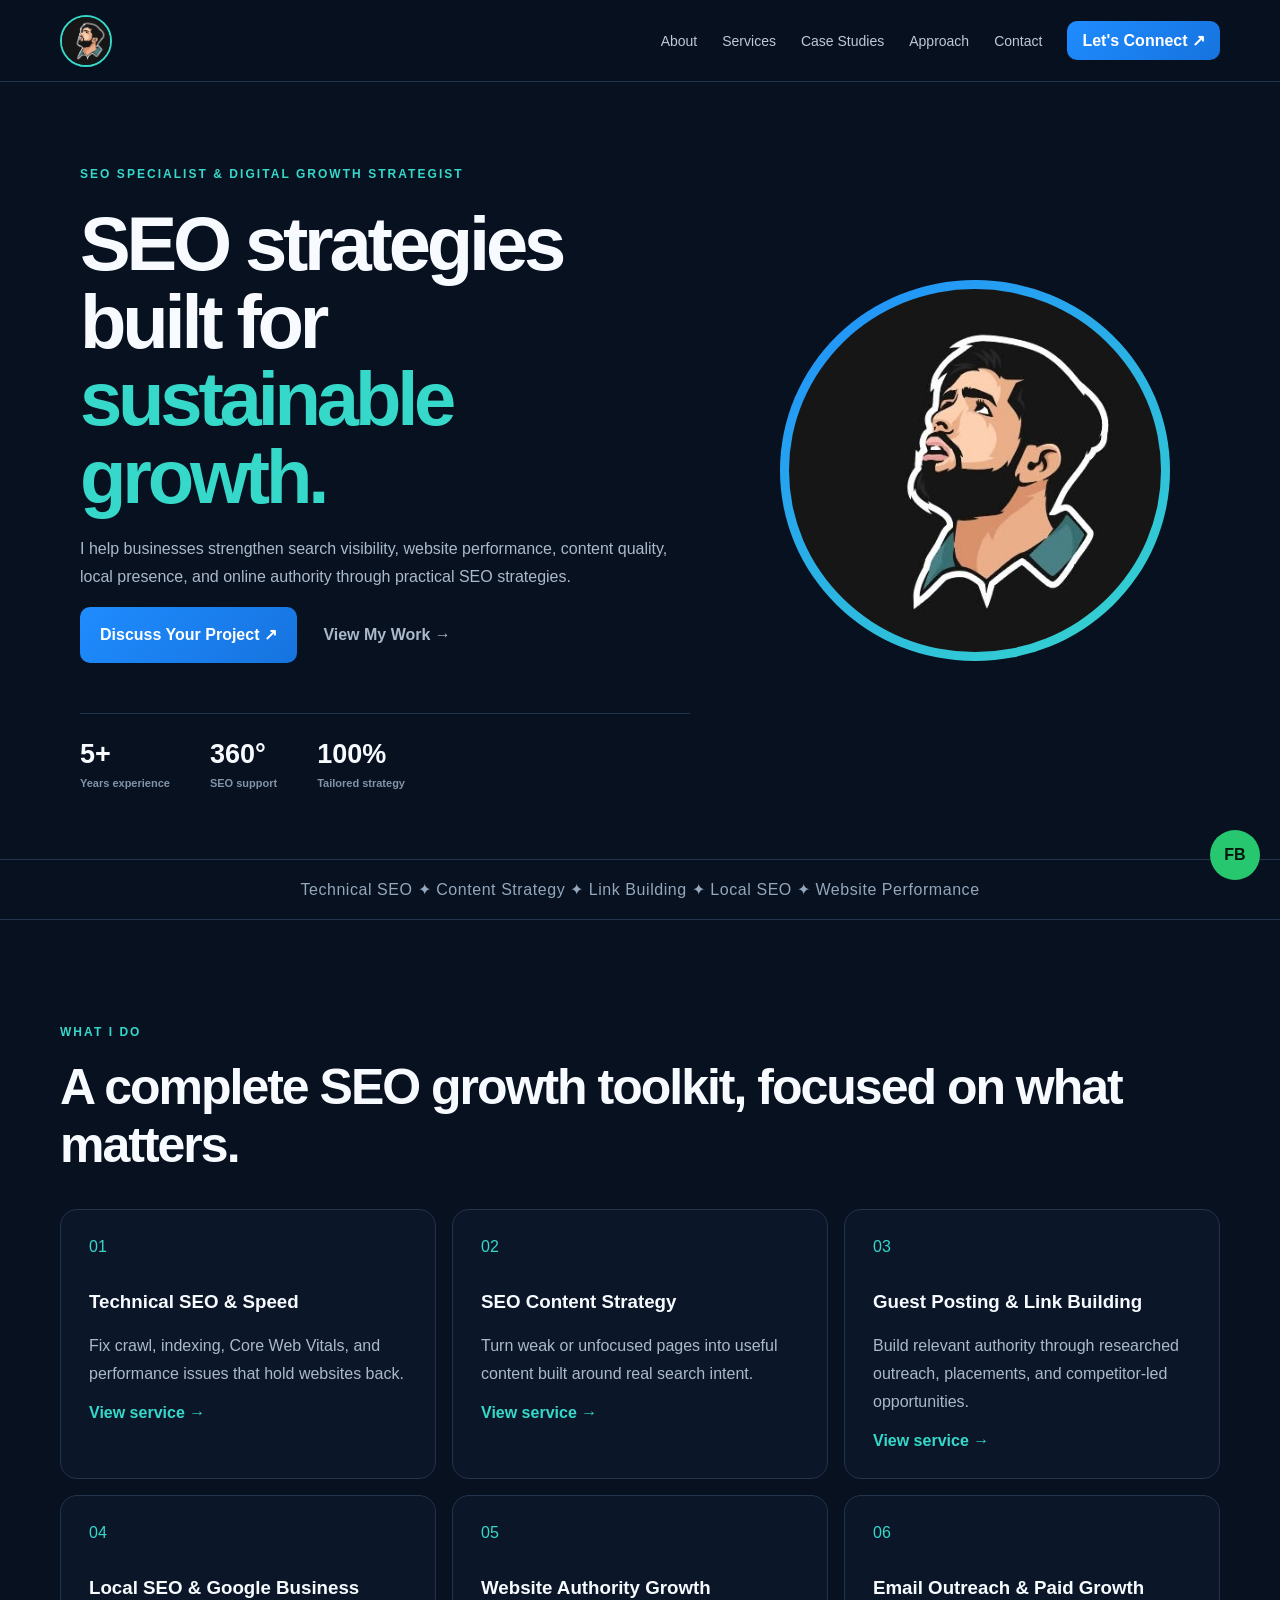
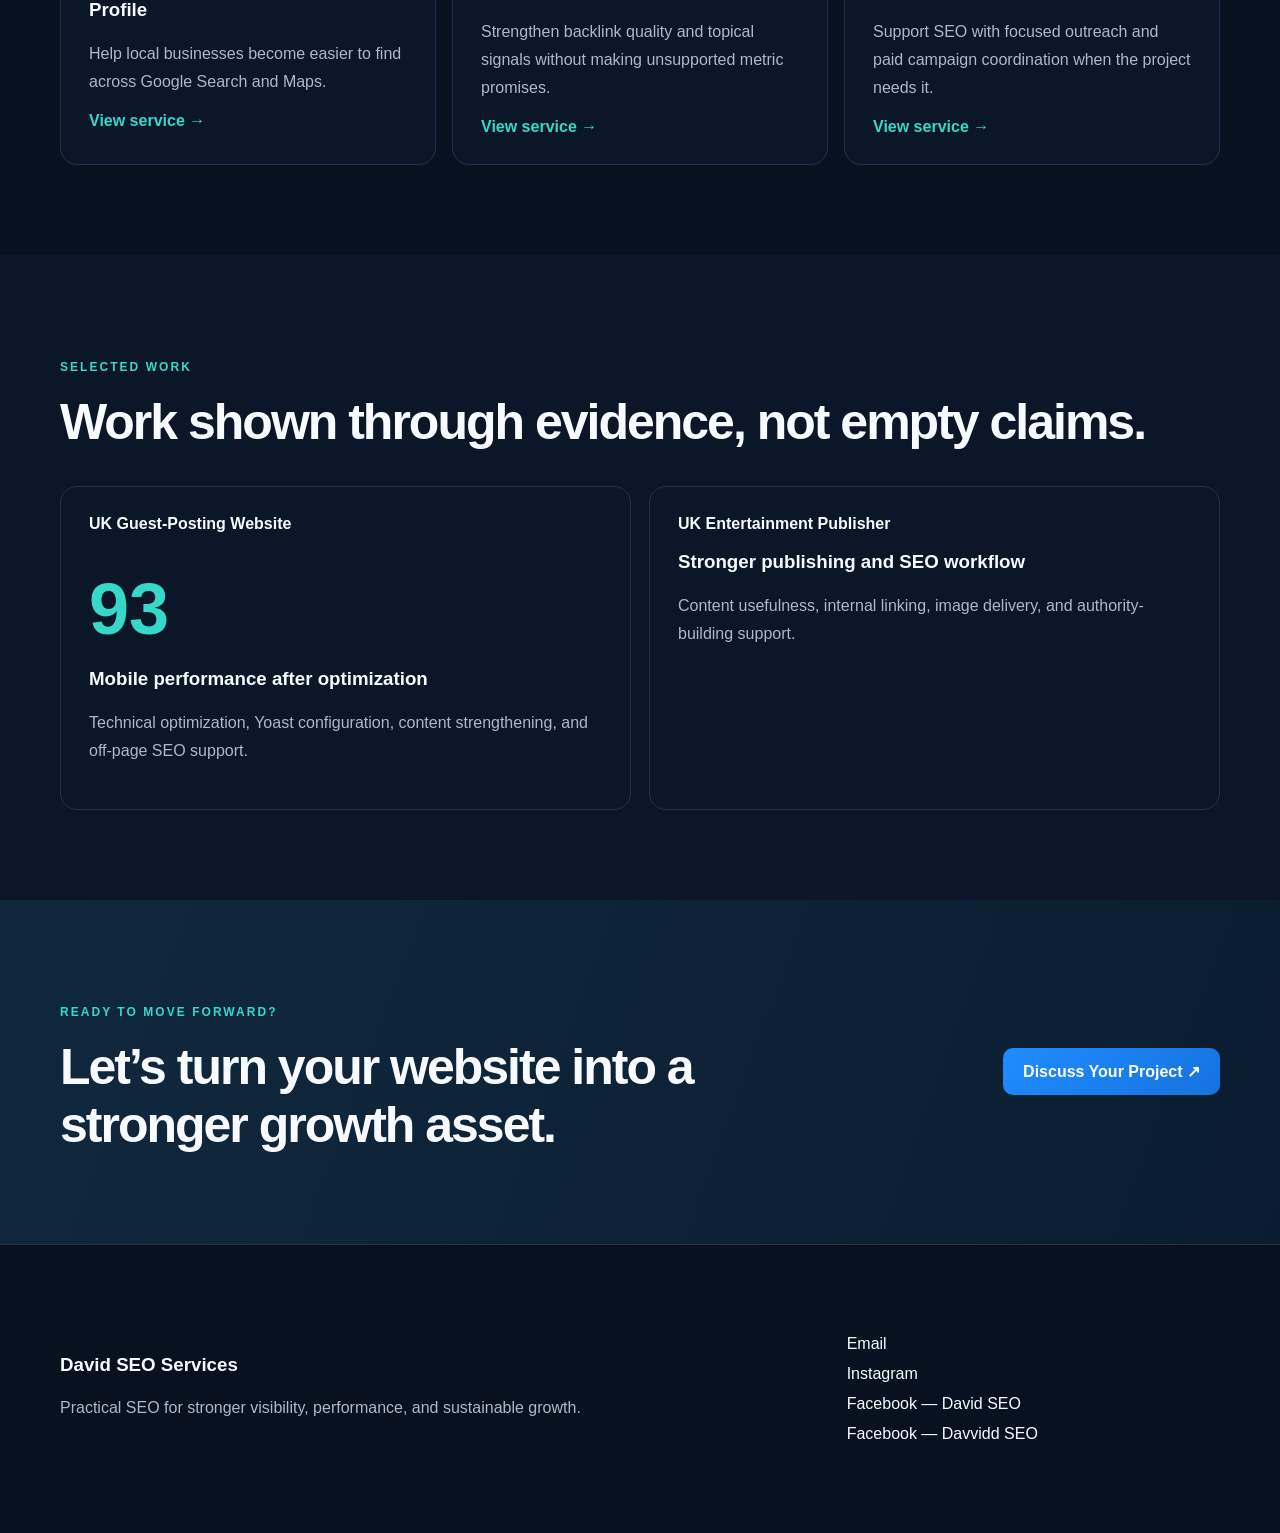
<file: index.html>
<!doctype html>
<html lang="en">
<head>
  <meta charset="utf-8">
  <meta name="viewport" content="width=device-width, initial-scale=1">

  <title>David SEO Services | SEO Specialist</title>

  <meta
    name="description"
    content="Professional SEO services for technical performance, content, local search, link building, and authority growth."
  >

  <link rel="stylesheet" href="style.css">
  <link rel="stylesheet" href="extra.css">
</head>

<body>

  <header>
    <a class="brand logo" href="index.html">
      <img src="david-profile.png" alt="David SEO logo">
    </a>

    <nav>
      <a href="about.html">About</a>
      <a href="services.html">Services</a>
      <a href="case-studies.html">Case Studies</a>
      <a href="approach.html">Approach</a>
      <a href="contact.html">Contact</a>
    </nav>

    <a
      class="btn small"
      href="https://www.facebook.com/Davvidd.seo"
      target="_blank"
      rel="noopener noreferrer"
    >
      Let's Connect ↗
    </a>
  </header>

  <main>

    <section class="homehero">

      <div class="copy">
        <p class="eyebrow">
          SEO SPECIALIST & DIGITAL GROWTH STRATEGIST
        </p>

        <h1>
          SEO strategies built for
          <i>sustainable growth.</i>
        </h1>

        <p class="lead">
          I help businesses strengthen search visibility, website performance,
          content quality, local presence, and online authority through
          practical SEO strategies.
        </p>

        <p>
          <a
            class="btn"
            href="https://www.facebook.com/Davvidd.seo"
            target="_blank"
            rel="noopener noreferrer"
          >
            Discuss Your Project ↗
          </a>

          <a class="link" href="case-studies.html">
            View My Work →
          </a>
        </p>

        <div class="stats">
          <b>
            5+
            <small>Years experience</small>
          </b>

          <b>
            360°
            <small>SEO support</small>
          </b>

          <b>
            100%
            <small>Tailored strategy</small>
          </b>
        </div>
      </div>

      <div class="photo">
        <img
          src="david-profile.png"
          alt="David SEO specialist"
        >
      </div>

    </section>

    <section class="strip">
      Technical SEO ✦ Content Strategy ✦ Link Building ✦ Local SEO ✦ Website Performance
    </section>

    <section class="section">

      <p class="eyebrow">WHAT I DO</p>

      <h2>
        A complete SEO growth toolkit, focused on what matters.
      </h2>

      <div class="grid">

        <a class="card" href="technical-seo.html">
          <span>01</span>
          <h3>Technical SEO & Speed</h3>
          <p>
            Fix crawl, indexing, Core Web Vitals, and performance issues
            that hold websites back.
          </p>
          <strong>View service →</strong>
        </a>

        <a class="card" href="content-strategy.html">
          <span>02</span>
          <h3>SEO Content Strategy</h3>
          <p>
            Turn weak or unfocused pages into useful content built around
            real search intent.
          </p>
          <strong>View service →</strong>
        </a>

        <a class="card" href="link-building.html">
          <span>03</span>
          <h3>Guest Posting & Link Building</h3>
          <p>
            Build relevant authority through researched outreach,
            placements, and competitor-led opportunities.
          </p>
          <strong>View service →</strong>
        </a>

        <a class="card" href="local-seo.html">
          <span>04</span>
          <h3>Local SEO & Google Business Profile</h3>
          <p>
            Help local businesses become easier to find across Google
            Search and Maps.
          </p>
          <strong>View service →</strong>
        </a>

        <a class="card" href="authority-growth.html">
          <span>05</span>
          <h3>Website Authority Growth</h3>
          <p>
            Strengthen backlink quality and topical signals without making
            unsupported metric promises.
          </p>
          <strong>View service →</strong>
        </a>

        <a class="card" href="digital-growth.html">
          <span>06</span>
          <h3>Email Outreach & Paid Growth</h3>
          <p>
            Support SEO with focused outreach and paid campaign coordination
            when the project needs it.
          </p>
          <strong>View service →</strong>
        </a>

      </div>
    </section>

    <section class="section dark">

      <p class="eyebrow">SELECTED WORK</p>

      <h2>
        Work shown through evidence, not empty claims.
      </h2>

      <div class="cases">

        <article>
          <b>UK Guest-Posting Website</b>

          <strong class="score">93</strong>

          <h3>Mobile performance after optimization</h3>

          <p>
            Technical optimization, Yoast configuration, content
            strengthening, and off-page SEO support.
          </p>
        </article>

        <article>
          <b>UK Entertainment Publisher</b>

          <h3>Stronger publishing and SEO workflow</h3>

          <p>
            Content usefulness, internal linking, image delivery, and
            authority-building support.
          </p>
        </article>

      </div>
    </section>

    <section class="cta">

      <div>
        <p class="eyebrow">READY TO MOVE FORWARD?</p>

        <h2>
          Let’s turn your website into a stronger growth asset.
        </h2>
      </div>

      <a
        class="btn"
        href="https://www.facebook.com/Davvidd.seo"
        target="_blank"
        rel="noopener noreferrer"
      >
        Discuss Your Project ↗
      </a>

    </section>

  </main>

  <footer>

    <div>
      <h3>David SEO Services</h3>

      <p>
        Practical SEO for stronger visibility, performance, and
        sustainable growth.
      </p>
    </div>

    <div>
      <a href="mailto:davidseoservice1211@gmail.com">
        Email
      </a>

      <a
        href="https://www.instagram.com/davvid.seo/"
        target="_blank"
        rel="noopener noreferrer"
      >
        Instagram
      </a>

      <a
        href="https://www.facebook.com/Davvid.Seo"
        target="_blank"
        rel="noopener noreferrer"
      >
        Facebook — David SEO
      </a>

      <a
        href="https://www.facebook.com/Davvidd.seo"
        target="_blank"
        rel="noopener noreferrer"
      >
        Facebook — Davvidd SEO
      </a>
    </div>

  </footer>

  <a
    class="wa"
    href="https://www.facebook.com/Davvidd.seo"
    target="_blank"
    rel="noopener noreferrer"
    aria-label="Connect with David on Facebook"
  >
    FB
  </a>

  <script src="script.js"></script>

</body>
</html>
</file>
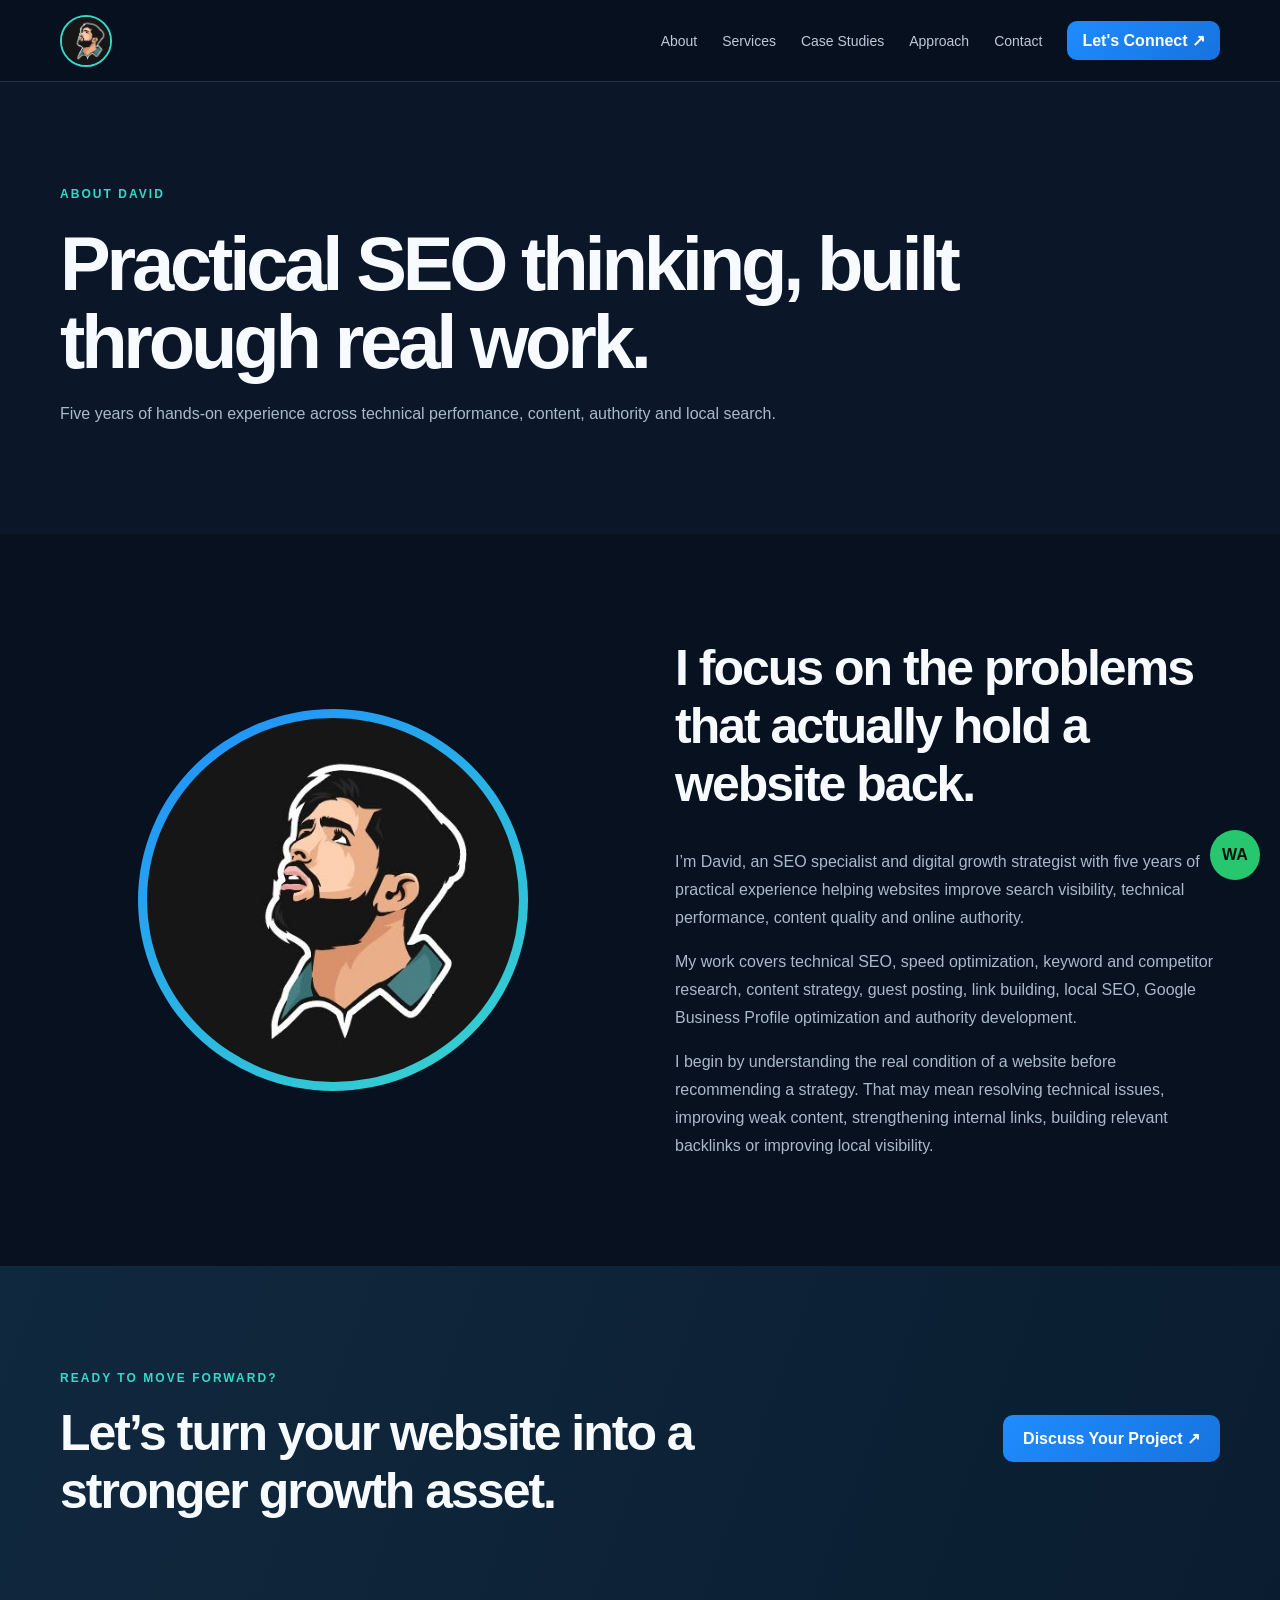
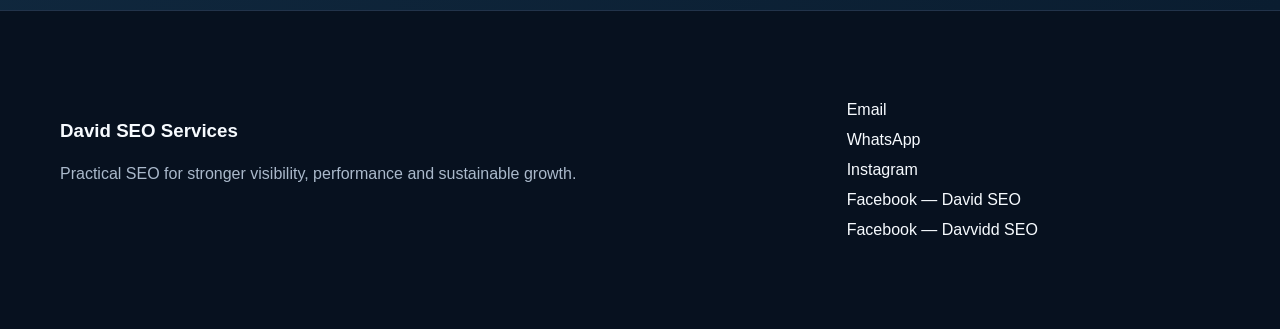
<file: about.html>
<!doctype html><html lang="en"><head><meta charset="utf-8"><meta name="viewport" content="width=device-width,initial-scale=1"><title>About David | David SEO Services</title><meta name="description" content="Learn about David, an SEO specialist with five years of practical experience."><link rel="stylesheet" href="style.css"><link rel="stylesheet" href="extra.css"></head><body><header><a class="brand logo" href="index.html"><img src="david-profile.png" alt="David SEO logo"></a><nav><a href="about.html">About</a><a href="services.html">Services</a><a href="case-studies.html">Case Studies</a><a href="approach.html">Approach</a><a href="contact.html">Contact</a></nav><a class="btn small" href="mailto:davidseoservice1211@gmail.com?subject=SEO%20Project%20Inquiry">Let's Talk ↗</a></header><section class="pagehero"><div class="wrap"><p class="eyebrow">ABOUT DAVID</p><h1>Practical SEO thinking, built through real work.</h1><p class="lead">Five years of hands-on experience across technical performance, content, authority and local search.</p></div></section><main><section class="section twocol"><div class="photo"><img src="david-profile.png" alt="David SEO specialist"></div><div><h2>I focus on the problems that actually hold a website back.</h2><p>I’m David, an SEO specialist and digital growth strategist with five years of practical experience helping websites improve search visibility, technical performance, content quality and online authority.</p><p>My work covers technical SEO, speed optimization, keyword and competitor research, content strategy, guest posting, link building, local SEO, Google Business Profile optimization and authority development.</p><p>I begin by understanding the real condition of a website before recommending a strategy. That may mean resolving technical issues, improving weak content, strengthening internal links, building relevant backlinks or improving local visibility.</p></div></section><section class="cta"><div><p class="eyebrow">READY TO MOVE FORWARD?</p><h2>Let’s turn your website into a stronger growth asset.</h2></div><a class="btn" href="https://wa.me/923171093847">Discuss Your Project ↗</a></section></main><footer><div><h3>David SEO Services</h3><p>Practical SEO for stronger visibility, performance and sustainable growth.</p></div><div><a href="mailto:davidseoservice1211@gmail.com">Email</a><a href="https://wa.me/923171093847">WhatsApp</a><a href="https://www.instagram.com/davvid.seo/">Instagram</a><a href="https://www.facebook.com/Davvid.Seo">Facebook — David SEO</a><a href="https://www.facebook.com/Davvidd.seo">Facebook — Davvidd SEO</a></div></footer><a class="wa" href="https://wa.me/923171093847">WA</a><script src="script.js"></script></body></html>
</file>
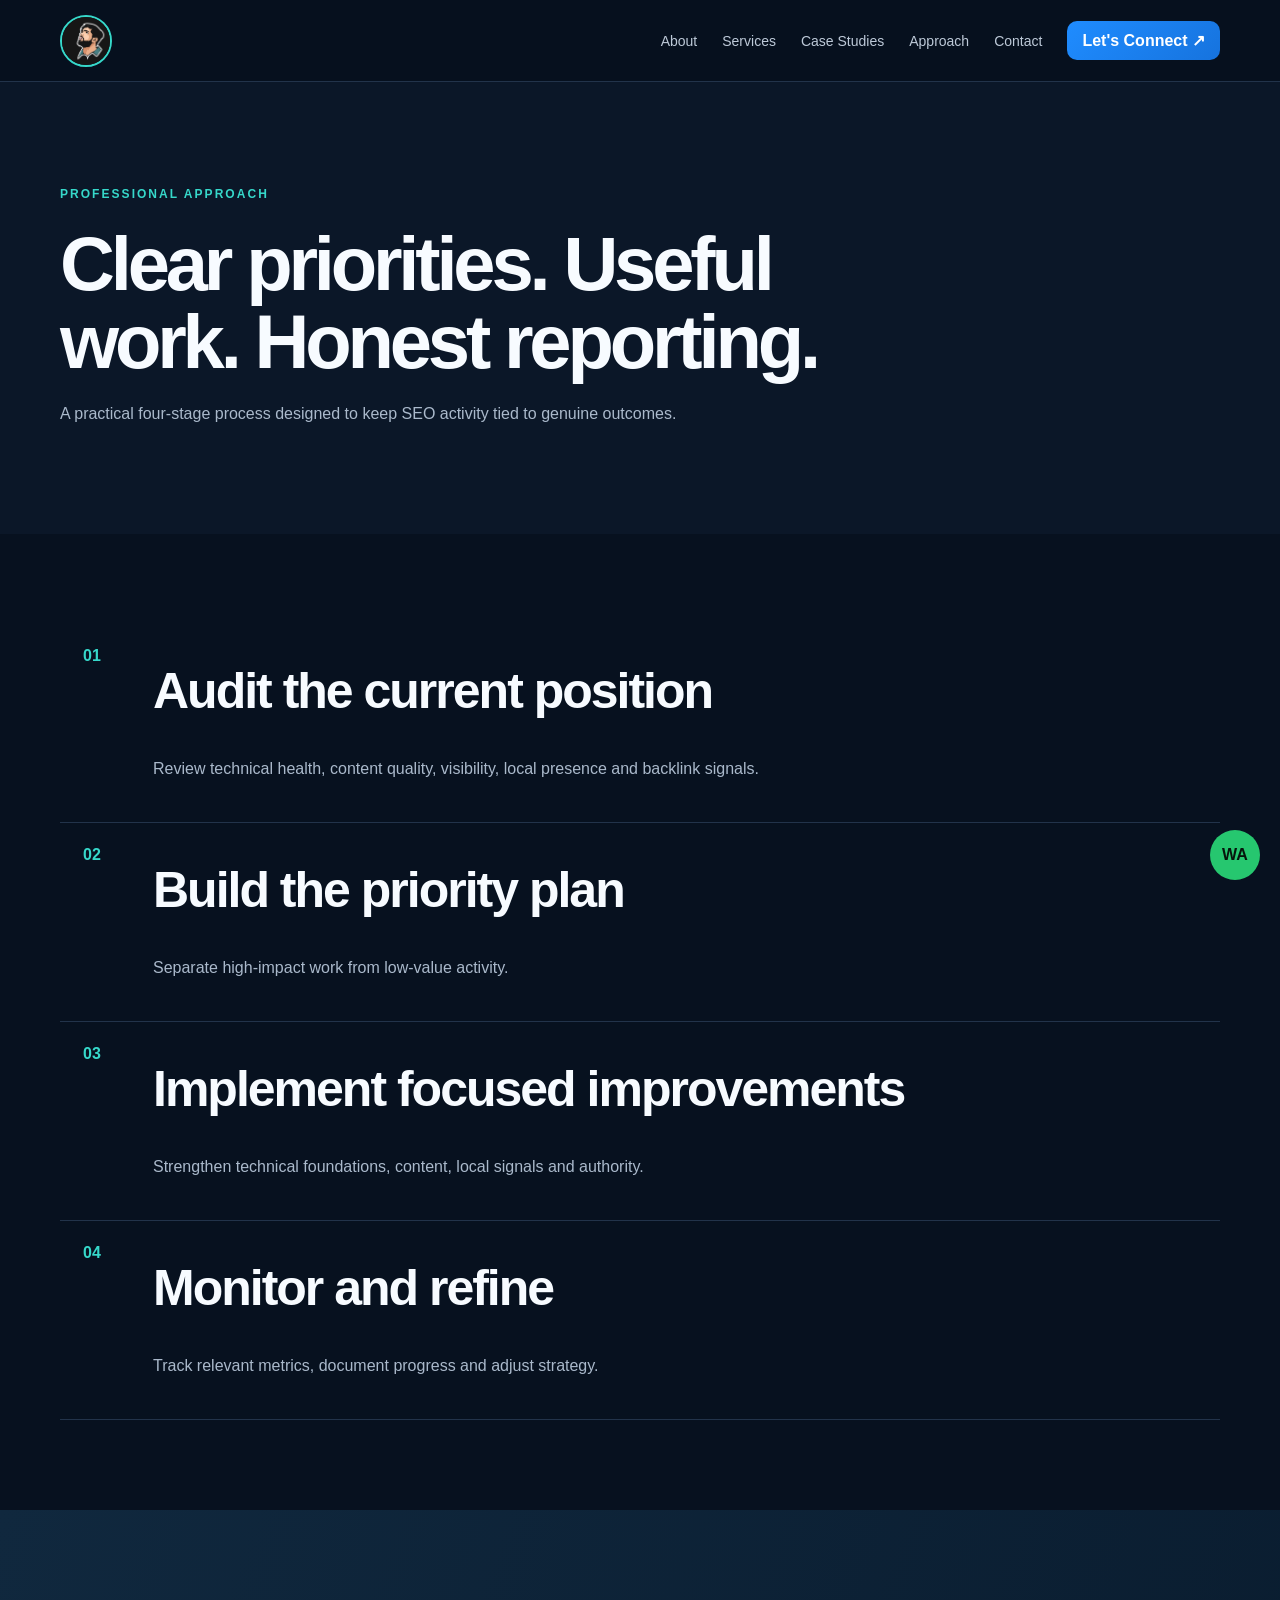
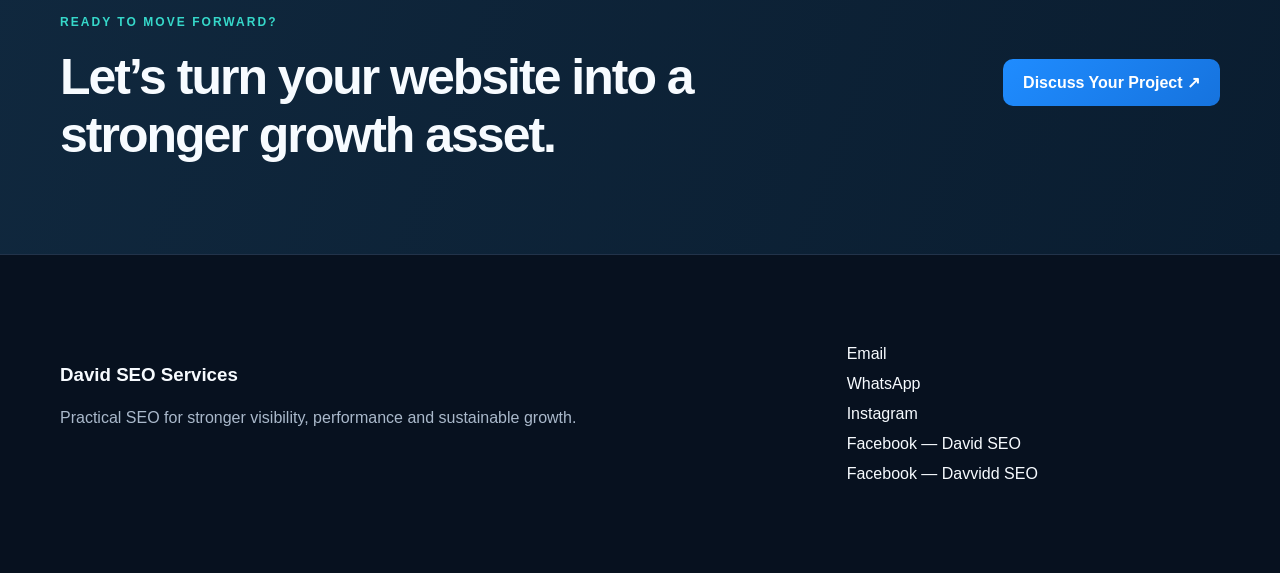
<file: approach.html>
<!doctype html><html lang="en"><head><meta charset="utf-8"><meta name="viewport" content="width=device-width,initial-scale=1"><title>Professional SEO Approach | David SEO Services</title><meta name="description" content="A clear four-stage SEO process covering audit, planning, implementation and monitoring."><link rel="stylesheet" href="style.css"><link rel="stylesheet" href="extra.css"></head><body><header><a class="brand logo" href="index.html"><img src="david-profile.png" alt="David SEO logo"></a><nav><a href="about.html">About</a><a href="services.html">Services</a><a href="case-studies.html">Case Studies</a><a href="approach.html">Approach</a><a href="contact.html">Contact</a></nav><a class="btn small" href="mailto:davidseoservice1211@gmail.com?subject=SEO%20Project%20Inquiry">Let's Talk ↗</a></header><section class="pagehero"><div class="wrap"><p class="eyebrow">PROFESSIONAL APPROACH</p><h1>Clear priorities. Useful work. Honest reporting.</h1><p class="lead">A practical four-stage process designed to keep SEO activity tied to genuine outcomes.</p></div></section><main><section class="section timeline"><article><b>01</b><div><h2>Audit the current position</h2><p>Review technical health, content quality, visibility, local presence and backlink signals.</p></div></article><article><b>02</b><div><h2>Build the priority plan</h2><p>Separate high-impact work from low-value activity.</p></div></article><article><b>03</b><div><h2>Implement focused improvements</h2><p>Strengthen technical foundations, content, local signals and authority.</p></div></article><article><b>04</b><div><h2>Monitor and refine</h2><p>Track relevant metrics, document progress and adjust strategy.</p></div></article></section><section class="cta"><div><p class="eyebrow">READY TO MOVE FORWARD?</p><h2>Let’s turn your website into a stronger growth asset.</h2></div><a class="btn" href="https://wa.me/923171093847">Discuss Your Project ↗</a></section></main><footer><div><h3>David SEO Services</h3><p>Practical SEO for stronger visibility, performance and sustainable growth.</p></div><div><a href="mailto:davidseoservice1211@gmail.com">Email</a><a href="https://wa.me/923171093847">WhatsApp</a><a href="https://www.instagram.com/davvid.seo/">Instagram</a><a href="https://www.facebook.com/Davvid.Seo">Facebook — David SEO</a><a href="https://www.facebook.com/Davvidd.seo">Facebook — Davvidd SEO</a></div></footer><a class="wa" href="https://wa.me/923171093847">WA</a><script src="script.js"></script></body></html>
</file>
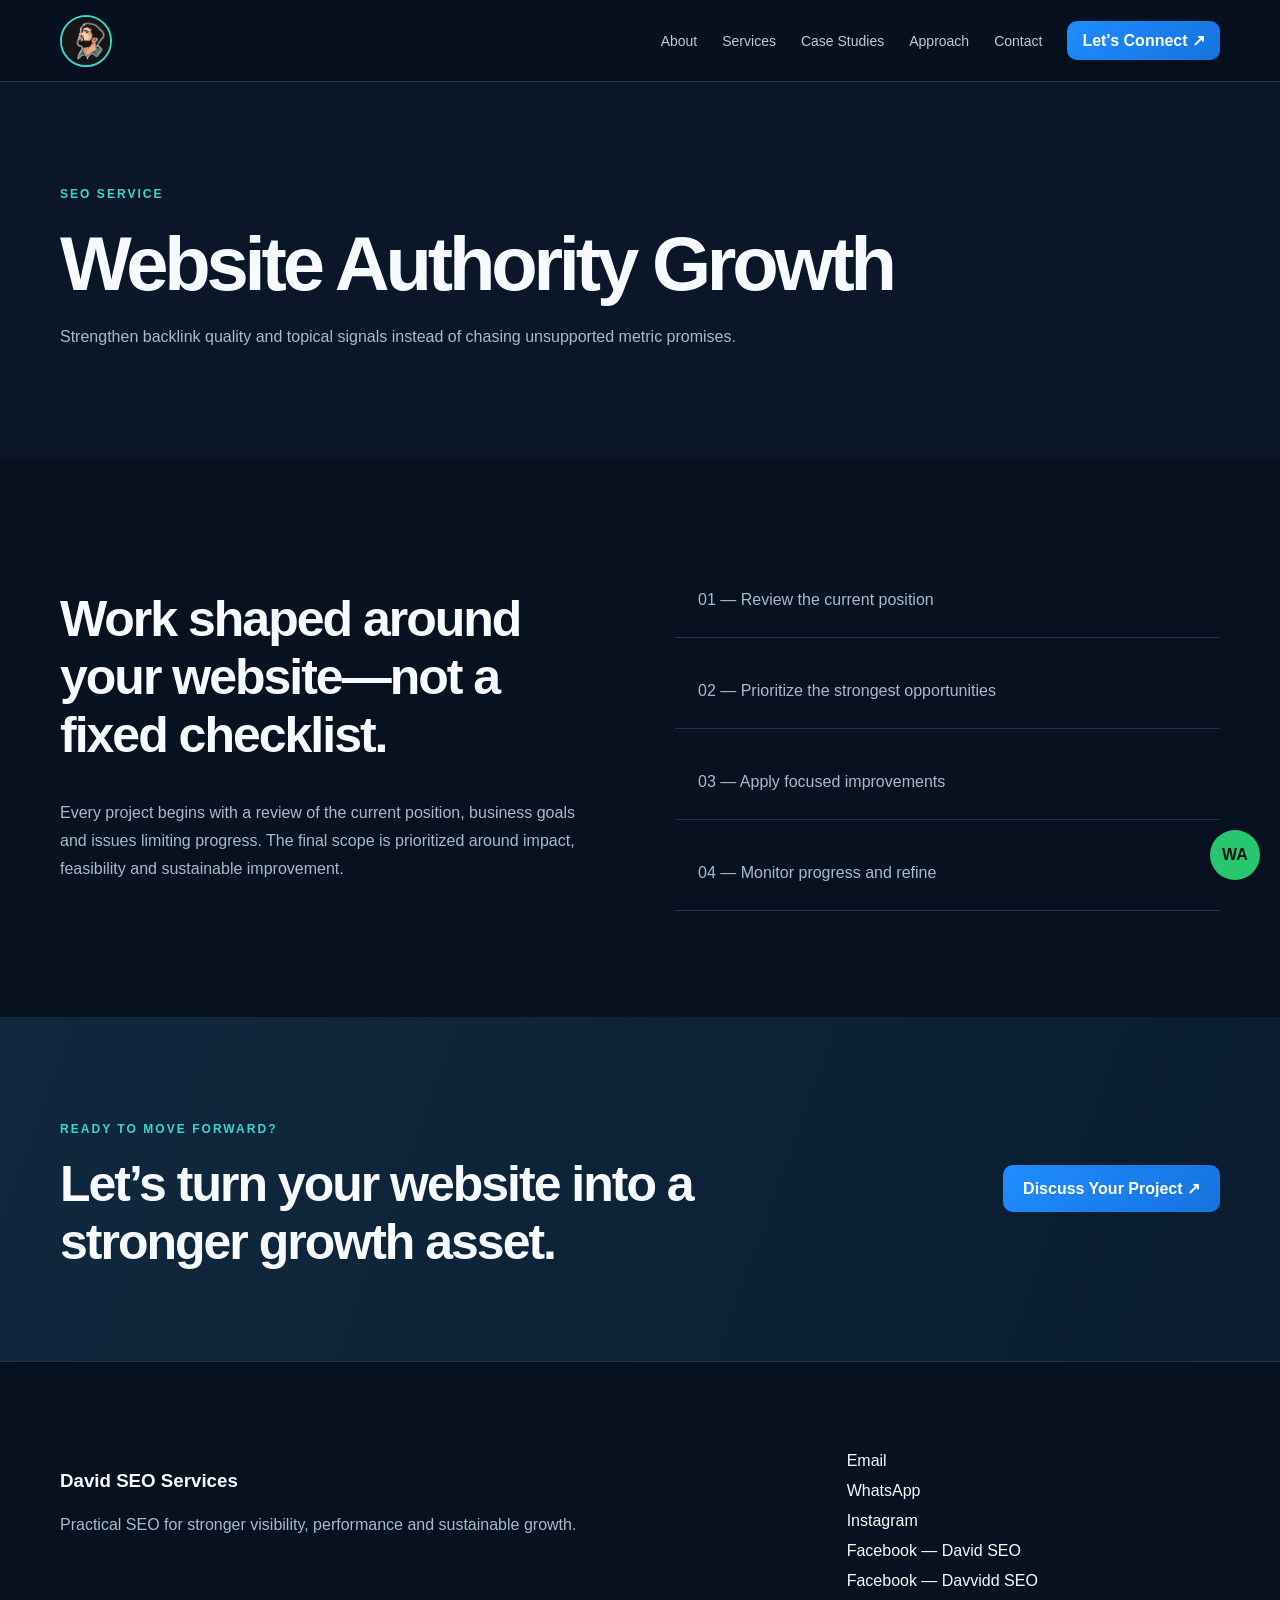
<file: authority-growth.html>
<!doctype html><html lang="en"><head><meta charset="utf-8"><meta name="viewport" content="width=device-width,initial-scale=1"><title>Website Authority Growth | David SEO Services</title><meta name="description" content="Strengthen backlink quality and topical signals instead of chasing unsupported metric promises."><link rel="stylesheet" href="style.css"><link rel="stylesheet" href="extra.css"></head><body><header><a class="brand logo" href="index.html"><img src="david-profile.png" alt="David SEO logo"></a><nav><a href="about.html">About</a><a href="services.html">Services</a><a href="case-studies.html">Case Studies</a><a href="approach.html">Approach</a><a href="contact.html">Contact</a></nav><a class="btn small" href="mailto:davidseoservice1211@gmail.com?subject=SEO%20Project%20Inquiry">Let's Talk ↗</a></header><section class="pagehero"><div class="wrap"><p class="eyebrow">SEO SERVICE</p><h1>Website Authority Growth</h1><p class="lead">Strengthen backlink quality and topical signals instead of chasing unsupported metric promises.</p></div></section><main><section class="section twocol"><div><h2>Work shaped around your website—not a fixed checklist.</h2><p>Every project begins with a review of the current position, business goals and issues limiting progress. The final scope is prioritized around impact, feasibility and sustainable improvement.</p></div><div class="steps"><p>01 — Review the current position</p><p>02 — Prioritize the strongest opportunities</p><p>03 — Apply focused improvements</p><p>04 — Monitor progress and refine</p></div></section><section class="cta"><div><p class="eyebrow">READY TO MOVE FORWARD?</p><h2>Let’s turn your website into a stronger growth asset.</h2></div><a class="btn" href="https://wa.me/923171093847">Discuss Your Project ↗</a></section></main><footer><div><h3>David SEO Services</h3><p>Practical SEO for stronger visibility, performance and sustainable growth.</p></div><div><a href="mailto:davidseoservice1211@gmail.com">Email</a><a href="https://wa.me/923171093847">WhatsApp</a><a href="https://www.instagram.com/davvid.seo/">Instagram</a><a href="https://www.facebook.com/Davvid.Seo">Facebook — David SEO</a><a href="https://www.facebook.com/Davvidd.seo">Facebook — Davvidd SEO</a></div></footer><a class="wa" href="https://wa.me/923171093847">WA</a><script src="script.js"></script></body></html>
</file>
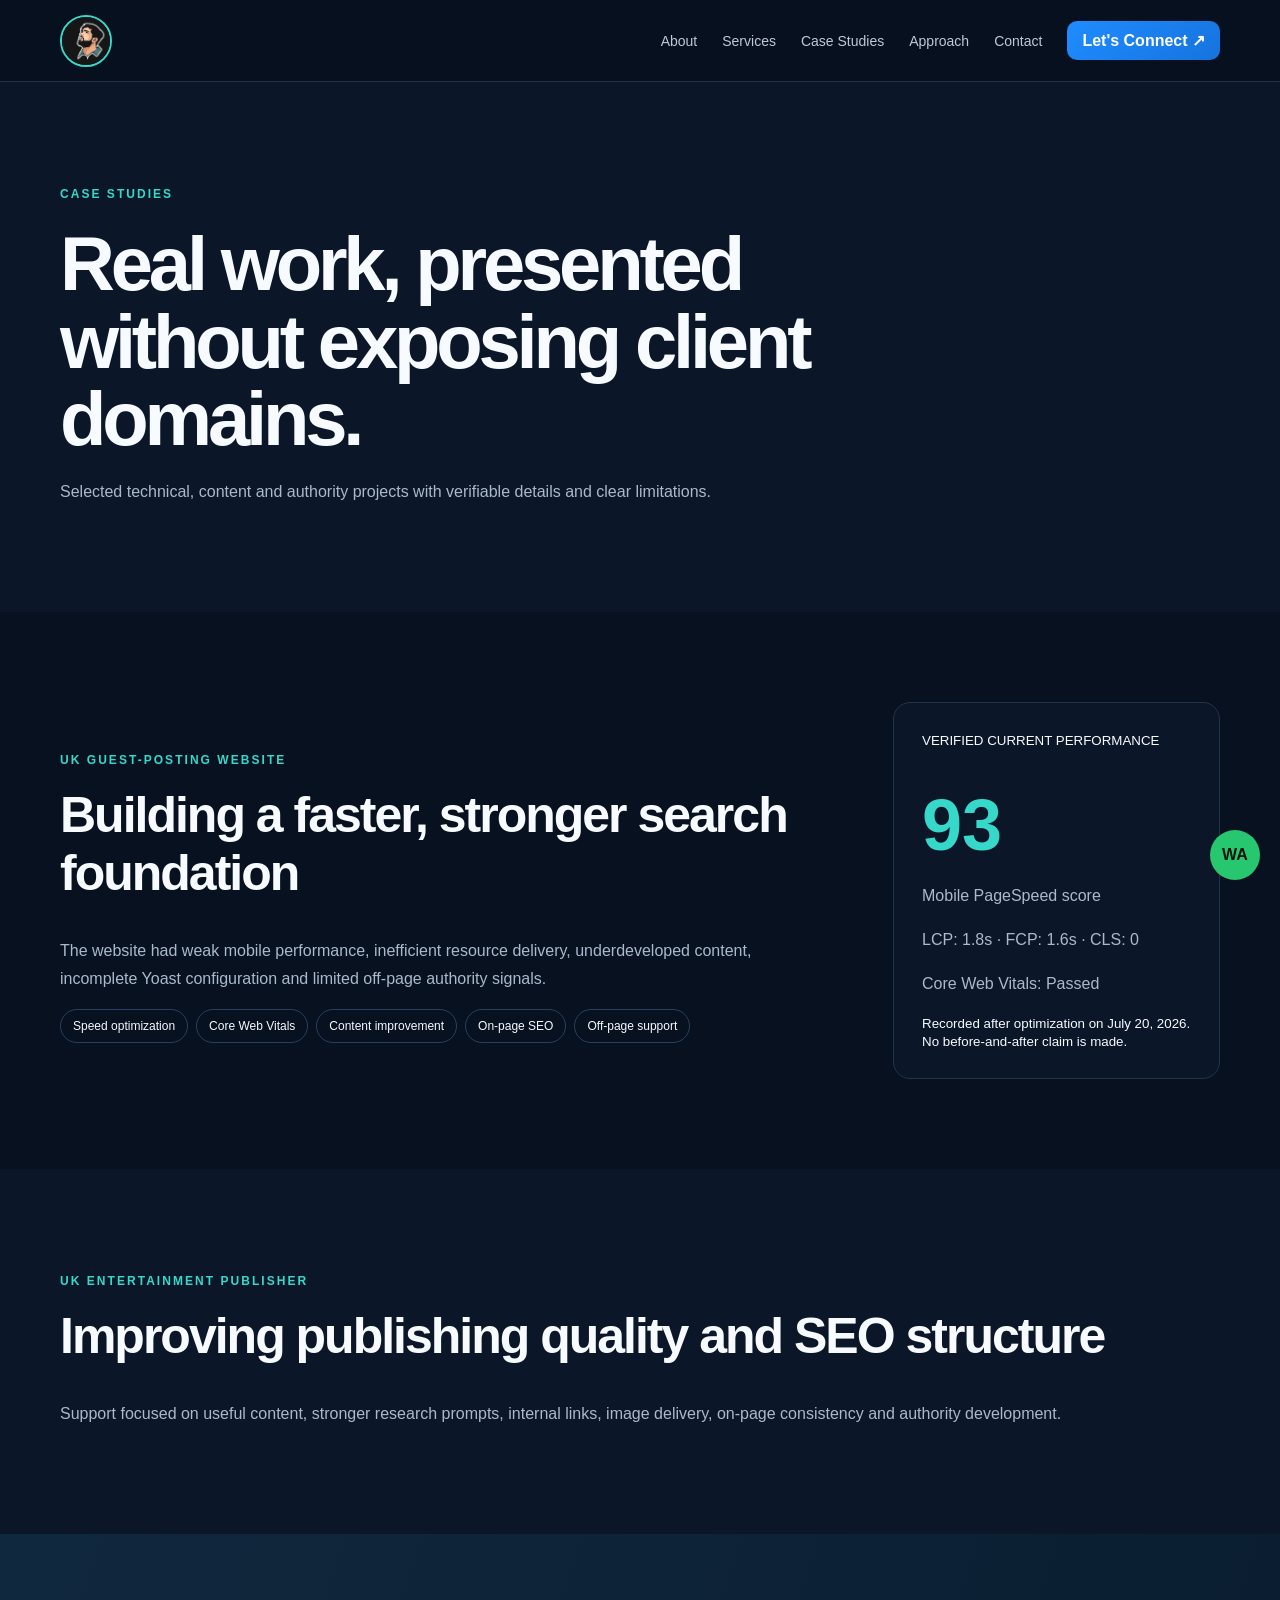
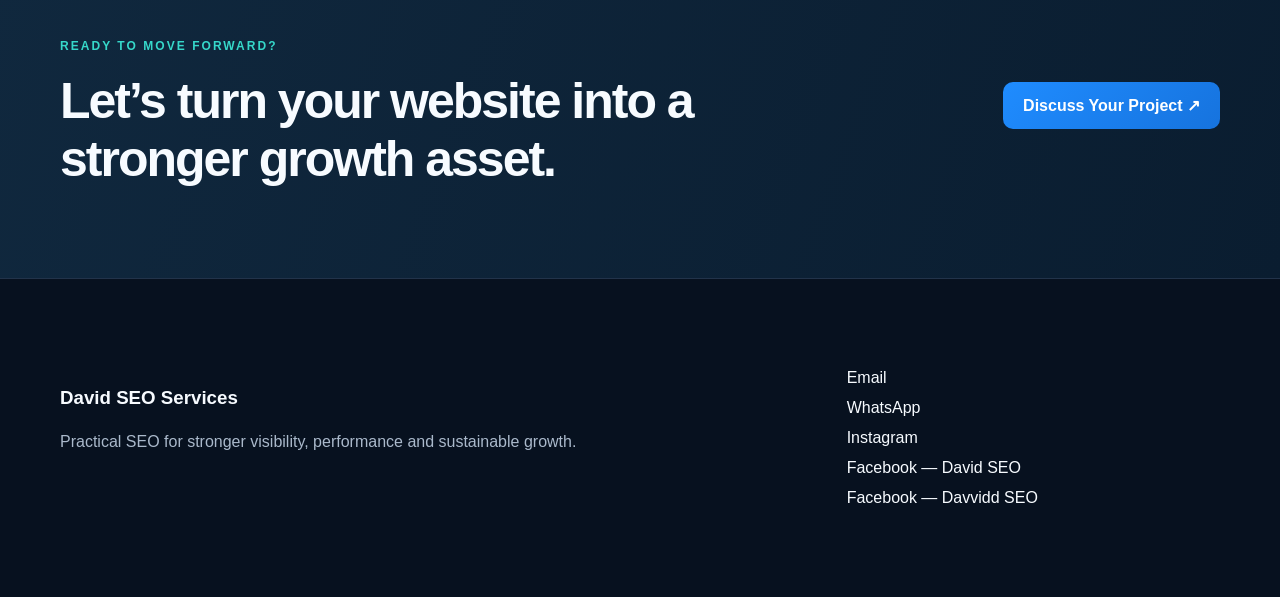
<file: case-studies.html>
<!doctype html><html lang="en"><head><meta charset="utf-8"><meta name="viewport" content="width=device-width,initial-scale=1"><title>SEO Case Studies | David SEO Services</title><meta name="description" content="Anonymous SEO case studies supported by clear, verifiable performance details."><link rel="stylesheet" href="style.css"><link rel="stylesheet" href="extra.css"></head><body><header><a class="brand logo" href="index.html"><img src="david-profile.png" alt="David SEO logo"></a><nav><a href="about.html">About</a><a href="services.html">Services</a><a href="case-studies.html">Case Studies</a><a href="approach.html">Approach</a><a href="contact.html">Contact</a></nav><a class="btn small" href="mailto:davidseoservice1211@gmail.com?subject=SEO%20Project%20Inquiry">Let's Talk ↗</a></header><section class="pagehero"><div class="wrap"><p class="eyebrow">CASE STUDIES</p><h1>Real work, presented without exposing client domains.</h1><p class="lead">Selected technical, content and authority projects with verifiable details and clear limitations.</p></div></section><main><section class="section study"><div><p class="eyebrow">UK GUEST-POSTING WEBSITE</p><h2>Building a faster, stronger search foundation</h2><p>The website had weak mobile performance, inefficient resource delivery, underdeveloped content, incomplete Yoast configuration and limited off-page authority signals.</p><div class="tags"><span>Speed optimization</span><span>Core Web Vitals</span><span>Content improvement</span><span>On-page SEO</span><span>Off-page support</span></div></div><aside><small>VERIFIED CURRENT PERFORMANCE</small><strong class="score">93</strong><p>Mobile PageSpeed score</p><p>LCP: 1.8s · FCP: 1.6s · CLS: 0</p><p>Core Web Vitals: Passed</p><small>Recorded after optimization on July 20, 2026. No before-and-after claim is made.</small></aside></section><section class="section dark"><p class="eyebrow">UK ENTERTAINMENT PUBLISHER</p><h2>Improving publishing quality and SEO structure</h2><p>Support focused on useful content, stronger research prompts, internal links, image delivery, on-page consistency and authority development.</p></section><section class="cta"><div><p class="eyebrow">READY TO MOVE FORWARD?</p><h2>Let’s turn your website into a stronger growth asset.</h2></div><a class="btn" href="https://wa.me/923171093847">Discuss Your Project ↗</a></section></main><footer><div><h3>David SEO Services</h3><p>Practical SEO for stronger visibility, performance and sustainable growth.</p></div><div><a href="mailto:davidseoservice1211@gmail.com">Email</a><a href="https://wa.me/923171093847">WhatsApp</a><a href="https://www.instagram.com/davvid.seo/">Instagram</a><a href="https://www.facebook.com/Davvid.Seo">Facebook — David SEO</a><a href="https://www.facebook.com/Davvidd.seo">Facebook — Davvidd SEO</a></div></footer><a class="wa" href="https://wa.me/923171093847">WA</a><script src="script.js"></script></body></html>
</file>
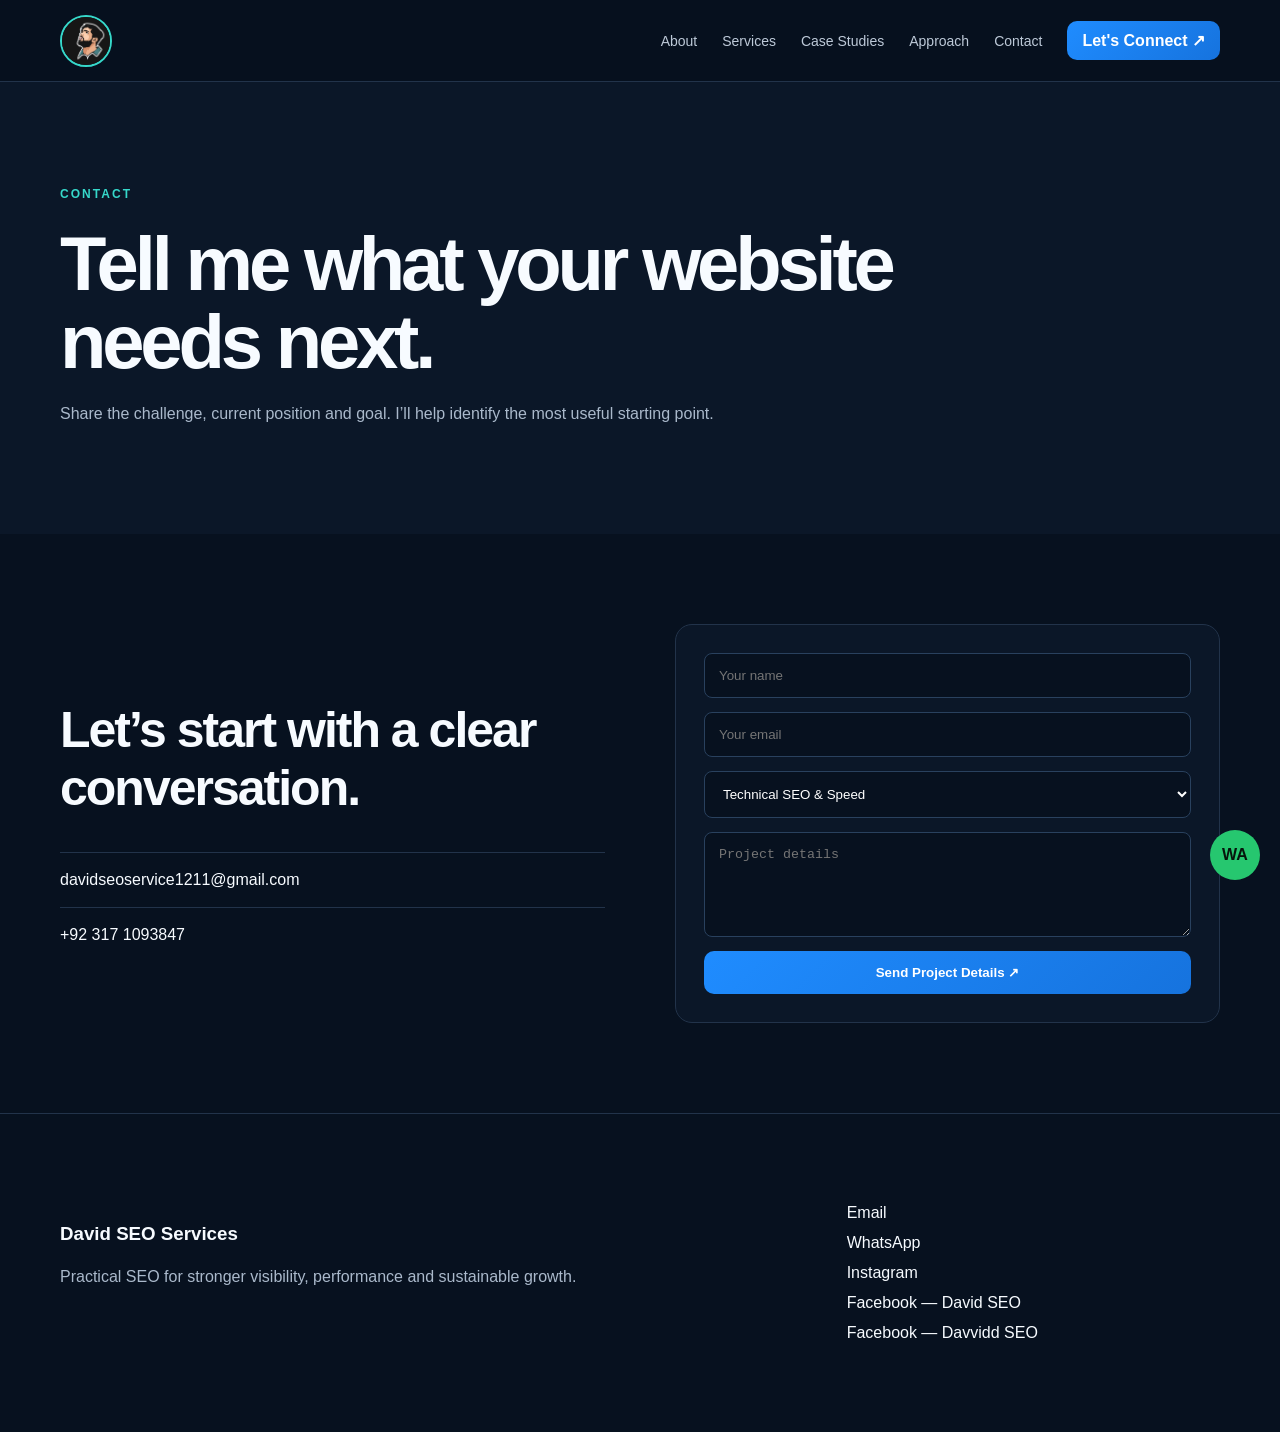
<file: contact.html>
<!doctype html><html lang="en"><head><meta charset="utf-8"><meta name="viewport" content="width=device-width,initial-scale=1"><title>Contact David SEO Services</title><meta name="description" content="Contact David for SEO, content, local search, link building and digital growth support."><link rel="stylesheet" href="style.css"><link rel="stylesheet" href="extra.css"></head><body><header><a class="brand logo" href="index.html"><img src="david-profile.png" alt="David SEO logo"></a><nav><a href="about.html">About</a><a href="services.html">Services</a><a href="case-studies.html">Case Studies</a><a href="approach.html">Approach</a><a href="contact.html">Contact</a></nav><a class="btn small" href="mailto:davidseoservice1211@gmail.com?subject=SEO%20Project%20Inquiry">Let's Talk ↗</a></header><section class="pagehero"><div class="wrap"><p class="eyebrow">CONTACT</p><h1>Tell me what your website needs next.</h1><p class="lead">Share the challenge, current position and goal. I’ll help identify the most useful starting point.</p></div></section><main><section class="section contact"><div><h2>Let’s start with a clear conversation.</h2><a href="mailto:davidseoservice1211@gmail.com">davidseoservice1211@gmail.com</a><a href="https://wa.me/923171093847">+92 317 1093847</a></div><form action="https://formsubmit.co/davidseoservice1211@gmail.com" method="POST"><input type="hidden" name="_subject" value="New SEO project request from portfolio"><input type="hidden" name="_template" value="table"><input type="text" name="_honey" style="display:none"><input name="name" required placeholder="Your name"><input name="email" type="email" required placeholder="Your email"><select name="service"><option>Technical SEO & Speed</option><option>SEO Content Strategy</option><option>Guest Posting & Link Building</option><option>Local SEO & GBP</option></select><textarea name="message" required rows="5" placeholder="Project details"></textarea><button class="btn" type="submit">Send Project Details ↗</button></form></section></main><footer><div><h3>David SEO Services</h3><p>Practical SEO for stronger visibility, performance and sustainable growth.</p></div><div><a href="mailto:davidseoservice1211@gmail.com">Email</a><a href="https://wa.me/923171093847">WhatsApp</a><a href="https://www.instagram.com/davvid.seo/">Instagram</a><a href="https://www.facebook.com/Davvid.Seo">Facebook — David SEO</a><a href="https://www.facebook.com/Davvidd.seo">Facebook — Davvidd SEO</a></div></footer><a class="wa" href="https://wa.me/923171093847">WA</a><script src="script.js"></script></body></html>
</file>
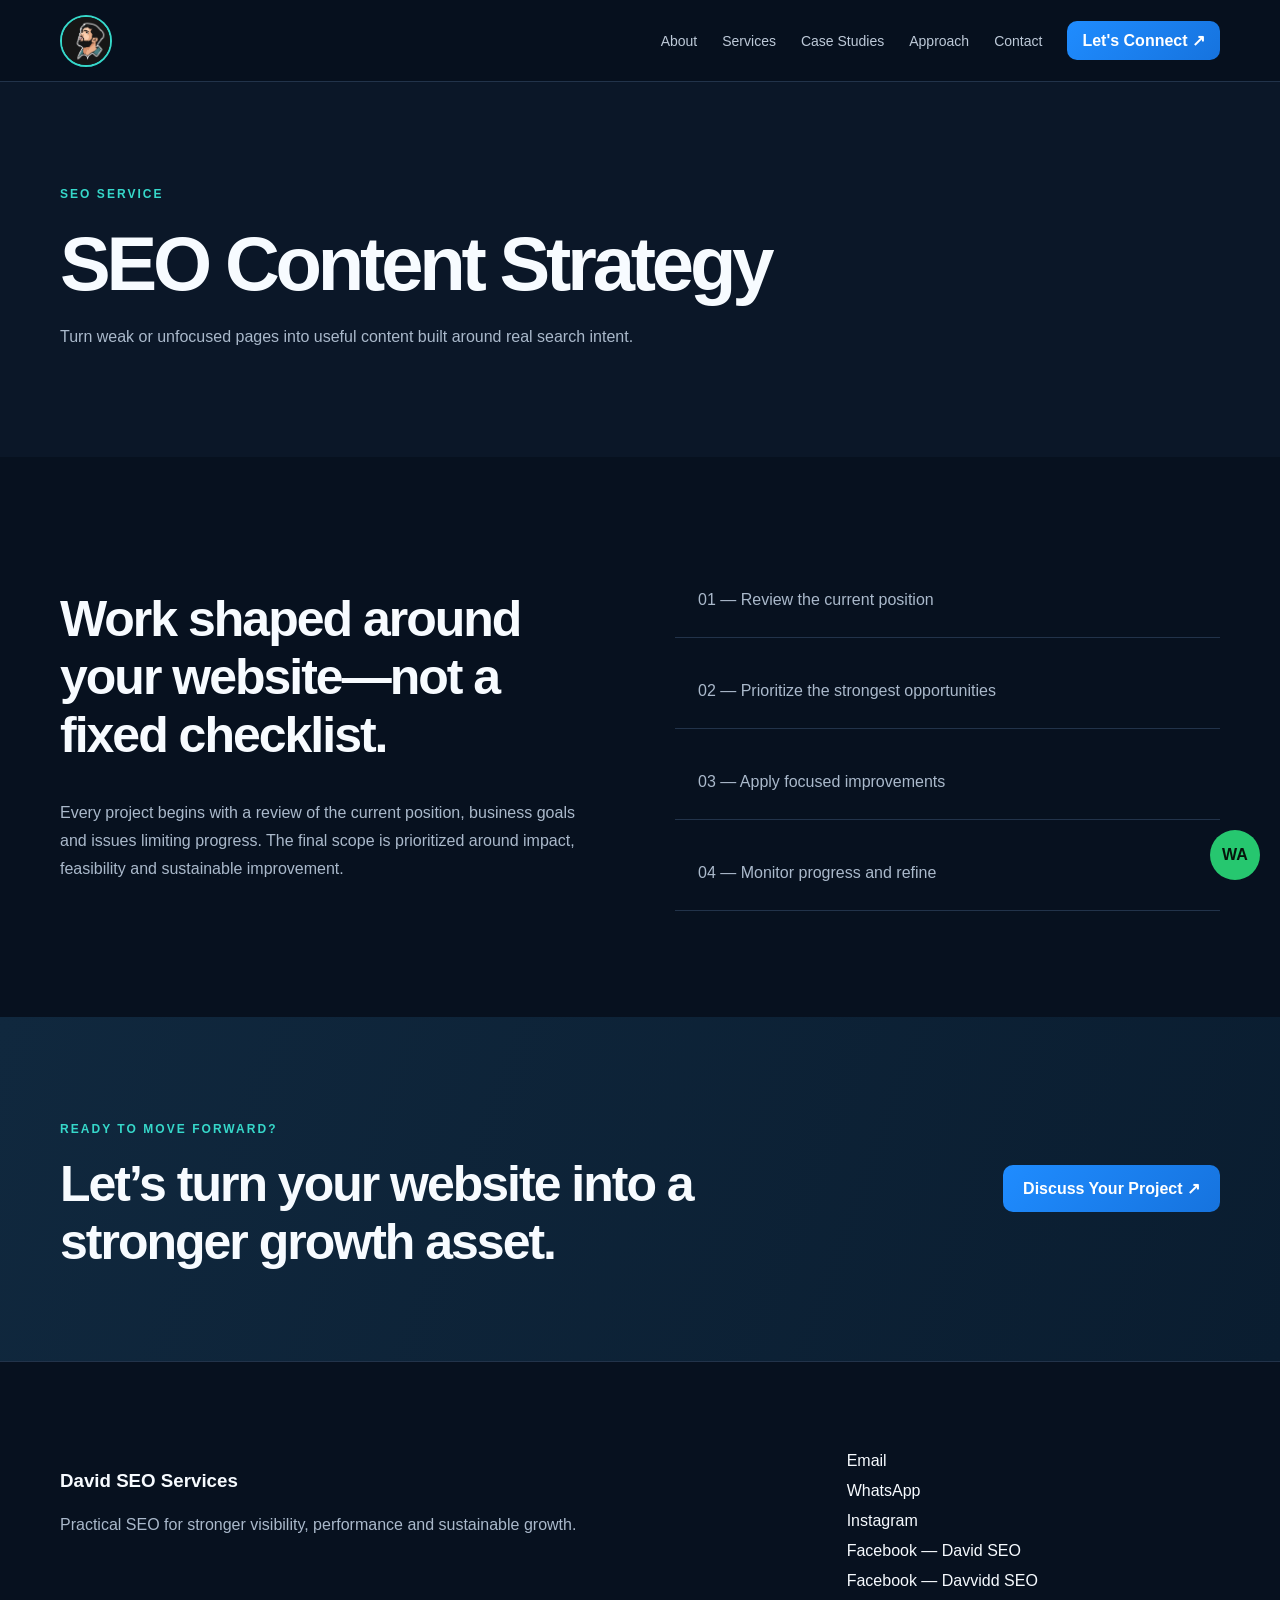
<file: content-strategy.html>
<!doctype html><html lang="en"><head><meta charset="utf-8"><meta name="viewport" content="width=device-width,initial-scale=1"><title>SEO Content Strategy | David SEO Services</title><meta name="description" content="Turn weak or unfocused pages into useful content built around real search intent."><link rel="stylesheet" href="style.css"><link rel="stylesheet" href="extra.css"></head><body><header><a class="brand logo" href="index.html"><img src="david-profile.png" alt="David SEO logo"></a><nav><a href="about.html">About</a><a href="services.html">Services</a><a href="case-studies.html">Case Studies</a><a href="approach.html">Approach</a><a href="contact.html">Contact</a></nav><a class="btn small" href="mailto:davidseoservice1211@gmail.com?subject=SEO%20Project%20Inquiry">Let's Talk ↗</a></header><section class="pagehero"><div class="wrap"><p class="eyebrow">SEO SERVICE</p><h1>SEO Content Strategy</h1><p class="lead">Turn weak or unfocused pages into useful content built around real search intent.</p></div></section><main><section class="section twocol"><div><h2>Work shaped around your website—not a fixed checklist.</h2><p>Every project begins with a review of the current position, business goals and issues limiting progress. The final scope is prioritized around impact, feasibility and sustainable improvement.</p></div><div class="steps"><p>01 — Review the current position</p><p>02 — Prioritize the strongest opportunities</p><p>03 — Apply focused improvements</p><p>04 — Monitor progress and refine</p></div></section><section class="cta"><div><p class="eyebrow">READY TO MOVE FORWARD?</p><h2>Let’s turn your website into a stronger growth asset.</h2></div><a class="btn" href="https://wa.me/923171093847">Discuss Your Project ↗</a></section></main><footer><div><h3>David SEO Services</h3><p>Practical SEO for stronger visibility, performance and sustainable growth.</p></div><div><a href="mailto:davidseoservice1211@gmail.com">Email</a><a href="https://wa.me/923171093847">WhatsApp</a><a href="https://www.instagram.com/davvid.seo/">Instagram</a><a href="https://www.facebook.com/Davvid.Seo">Facebook — David SEO</a><a href="https://www.facebook.com/Davvidd.seo">Facebook — Davvidd SEO</a></div></footer><a class="wa" href="https://wa.me/923171093847">WA</a><script src="script.js"></script></body></html>
</file>
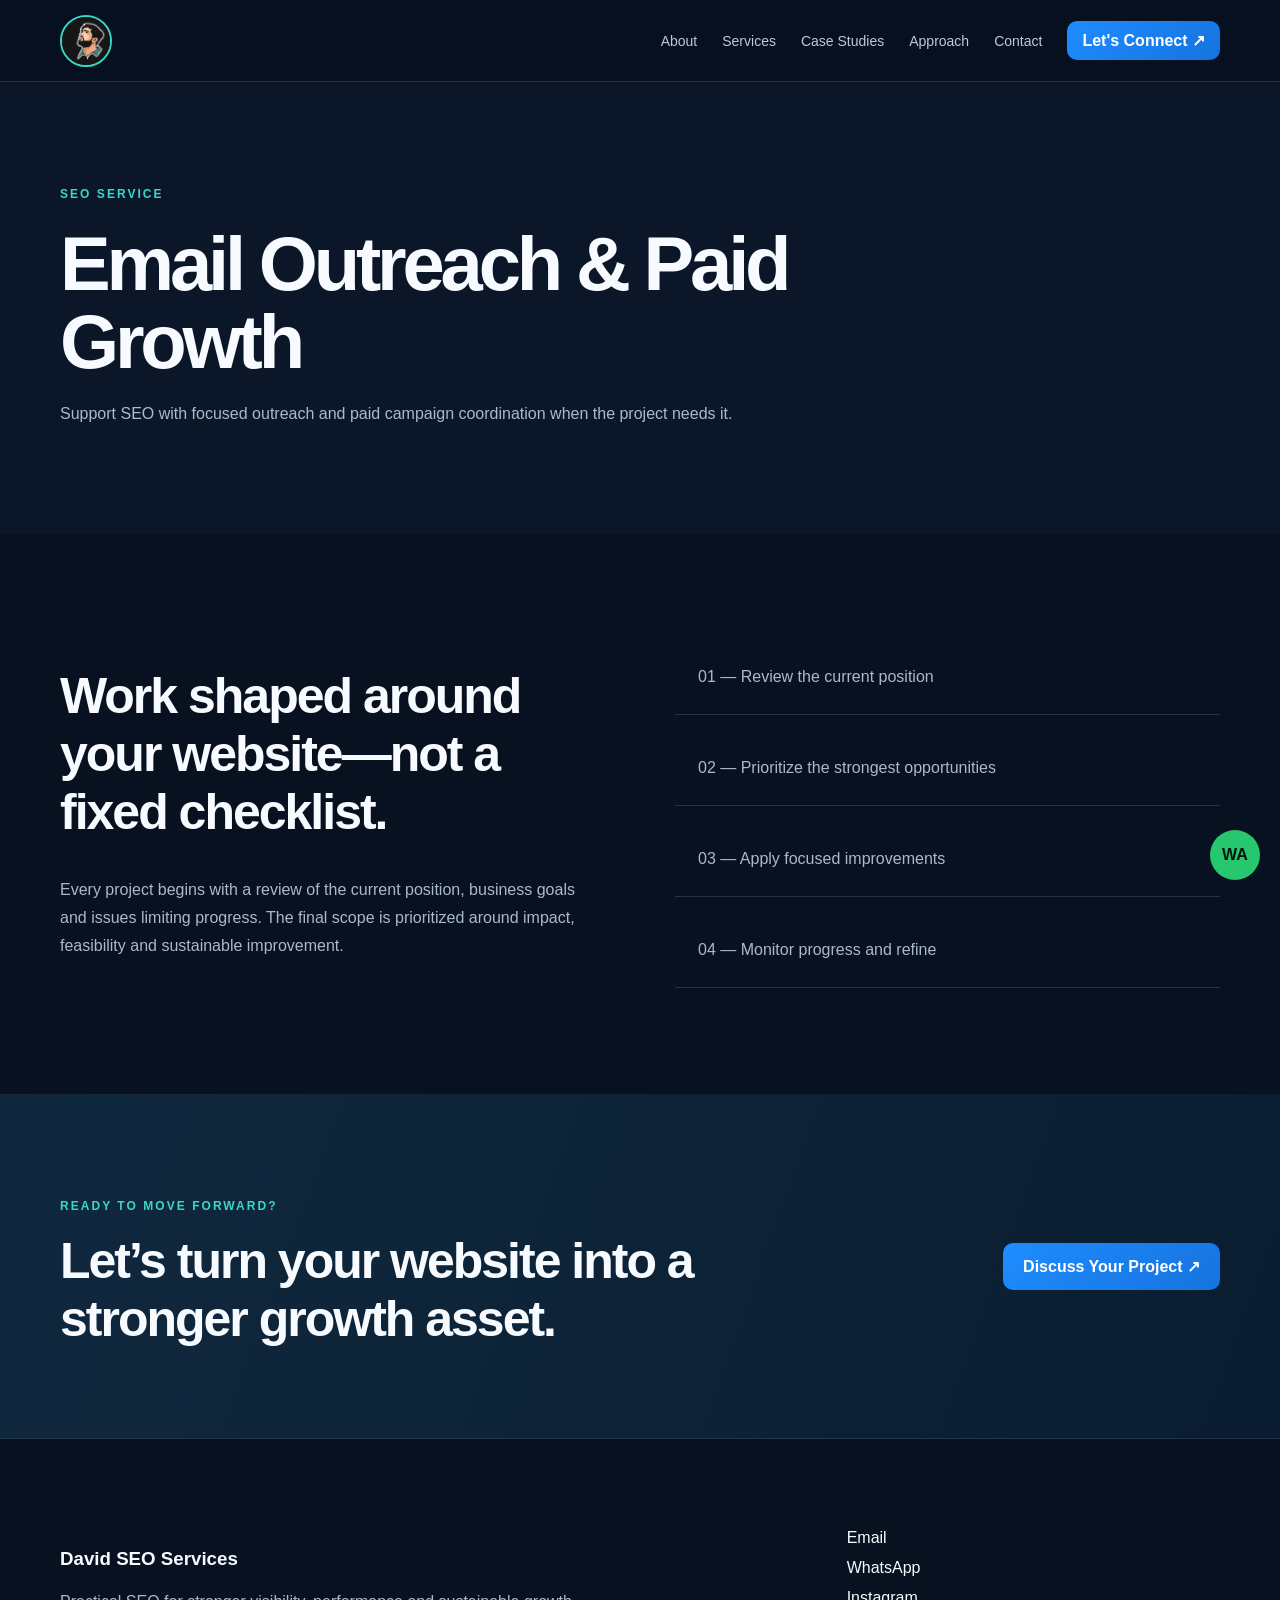
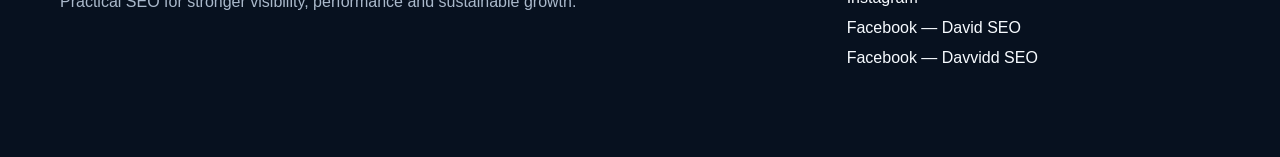
<file: digital-growth.html>
<!doctype html><html lang="en"><head><meta charset="utf-8"><meta name="viewport" content="width=device-width,initial-scale=1"><title>Email Outreach & Paid Growth | David SEO Services</title><meta name="description" content="Support SEO with focused outreach and paid campaign coordination when the project needs it."><link rel="stylesheet" href="style.css"><link rel="stylesheet" href="extra.css"></head><body><header><a class="brand logo" href="index.html"><img src="david-profile.png" alt="David SEO logo"></a><nav><a href="about.html">About</a><a href="services.html">Services</a><a href="case-studies.html">Case Studies</a><a href="approach.html">Approach</a><a href="contact.html">Contact</a></nav><a class="btn small" href="mailto:davidseoservice1211@gmail.com?subject=SEO%20Project%20Inquiry">Let's Talk ↗</a></header><section class="pagehero"><div class="wrap"><p class="eyebrow">SEO SERVICE</p><h1>Email Outreach & Paid Growth</h1><p class="lead">Support SEO with focused outreach and paid campaign coordination when the project needs it.</p></div></section><main><section class="section twocol"><div><h2>Work shaped around your website—not a fixed checklist.</h2><p>Every project begins with a review of the current position, business goals and issues limiting progress. The final scope is prioritized around impact, feasibility and sustainable improvement.</p></div><div class="steps"><p>01 — Review the current position</p><p>02 — Prioritize the strongest opportunities</p><p>03 — Apply focused improvements</p><p>04 — Monitor progress and refine</p></div></section><section class="cta"><div><p class="eyebrow">READY TO MOVE FORWARD?</p><h2>Let’s turn your website into a stronger growth asset.</h2></div><a class="btn" href="https://wa.me/923171093847">Discuss Your Project ↗</a></section></main><footer><div><h3>David SEO Services</h3><p>Practical SEO for stronger visibility, performance and sustainable growth.</p></div><div><a href="mailto:davidseoservice1211@gmail.com">Email</a><a href="https://wa.me/923171093847">WhatsApp</a><a href="https://www.instagram.com/davvid.seo/">Instagram</a><a href="https://www.facebook.com/Davvid.Seo">Facebook — David SEO</a><a href="https://www.facebook.com/Davvidd.seo">Facebook — Davvidd SEO</a></div></footer><a class="wa" href="https://wa.me/923171093847">WA</a><script src="script.js"></script></body></html>
</file>
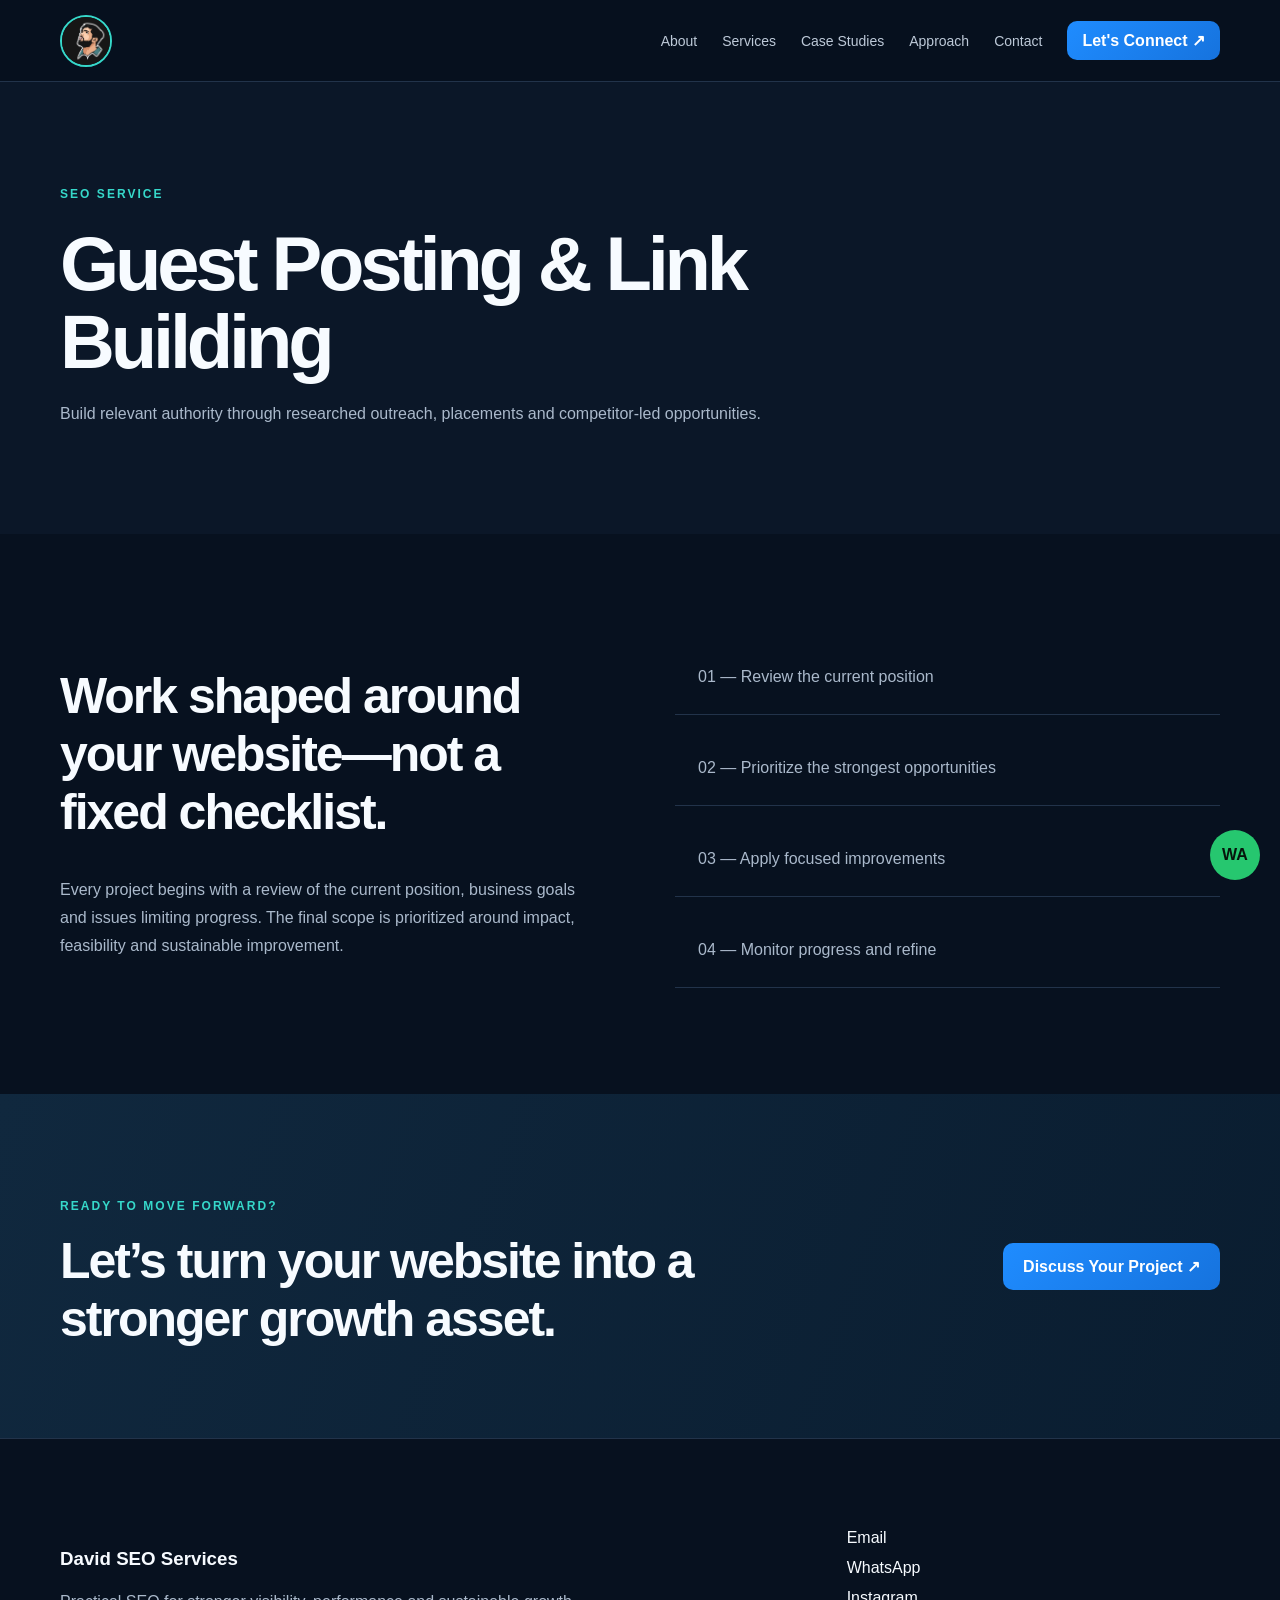
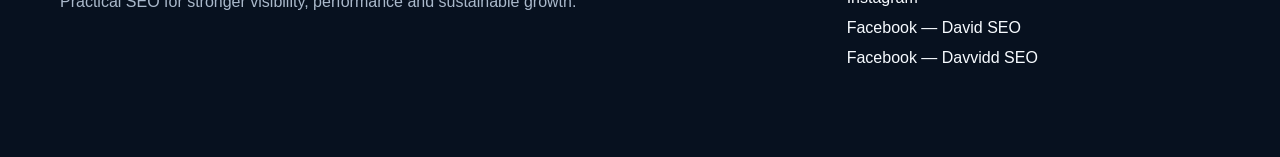
<file: link-building.html>
<!doctype html><html lang="en"><head><meta charset="utf-8"><meta name="viewport" content="width=device-width,initial-scale=1"><title>Guest Posting & Link Building | David SEO Services</title><meta name="description" content="Build relevant authority through researched outreach, placements and competitor-led opportunities."><link rel="stylesheet" href="style.css"><link rel="stylesheet" href="extra.css"></head><body><header><a class="brand logo" href="index.html"><img src="david-profile.png" alt="David SEO logo"></a><nav><a href="about.html">About</a><a href="services.html">Services</a><a href="case-studies.html">Case Studies</a><a href="approach.html">Approach</a><a href="contact.html">Contact</a></nav><a class="btn small" href="mailto:davidseoservice1211@gmail.com?subject=SEO%20Project%20Inquiry">Let's Talk ↗</a></header><section class="pagehero"><div class="wrap"><p class="eyebrow">SEO SERVICE</p><h1>Guest Posting & Link Building</h1><p class="lead">Build relevant authority through researched outreach, placements and competitor-led opportunities.</p></div></section><main><section class="section twocol"><div><h2>Work shaped around your website—not a fixed checklist.</h2><p>Every project begins with a review of the current position, business goals and issues limiting progress. The final scope is prioritized around impact, feasibility and sustainable improvement.</p></div><div class="steps"><p>01 — Review the current position</p><p>02 — Prioritize the strongest opportunities</p><p>03 — Apply focused improvements</p><p>04 — Monitor progress and refine</p></div></section><section class="cta"><div><p class="eyebrow">READY TO MOVE FORWARD?</p><h2>Let’s turn your website into a stronger growth asset.</h2></div><a class="btn" href="https://wa.me/923171093847">Discuss Your Project ↗</a></section></main><footer><div><h3>David SEO Services</h3><p>Practical SEO for stronger visibility, performance and sustainable growth.</p></div><div><a href="mailto:davidseoservice1211@gmail.com">Email</a><a href="https://wa.me/923171093847">WhatsApp</a><a href="https://www.instagram.com/davvid.seo/">Instagram</a><a href="https://www.facebook.com/Davvid.Seo">Facebook — David SEO</a><a href="https://www.facebook.com/Davvidd.seo">Facebook — Davvidd SEO</a></div></footer><a class="wa" href="https://wa.me/923171093847">WA</a><script src="script.js"></script></body></html>
</file>
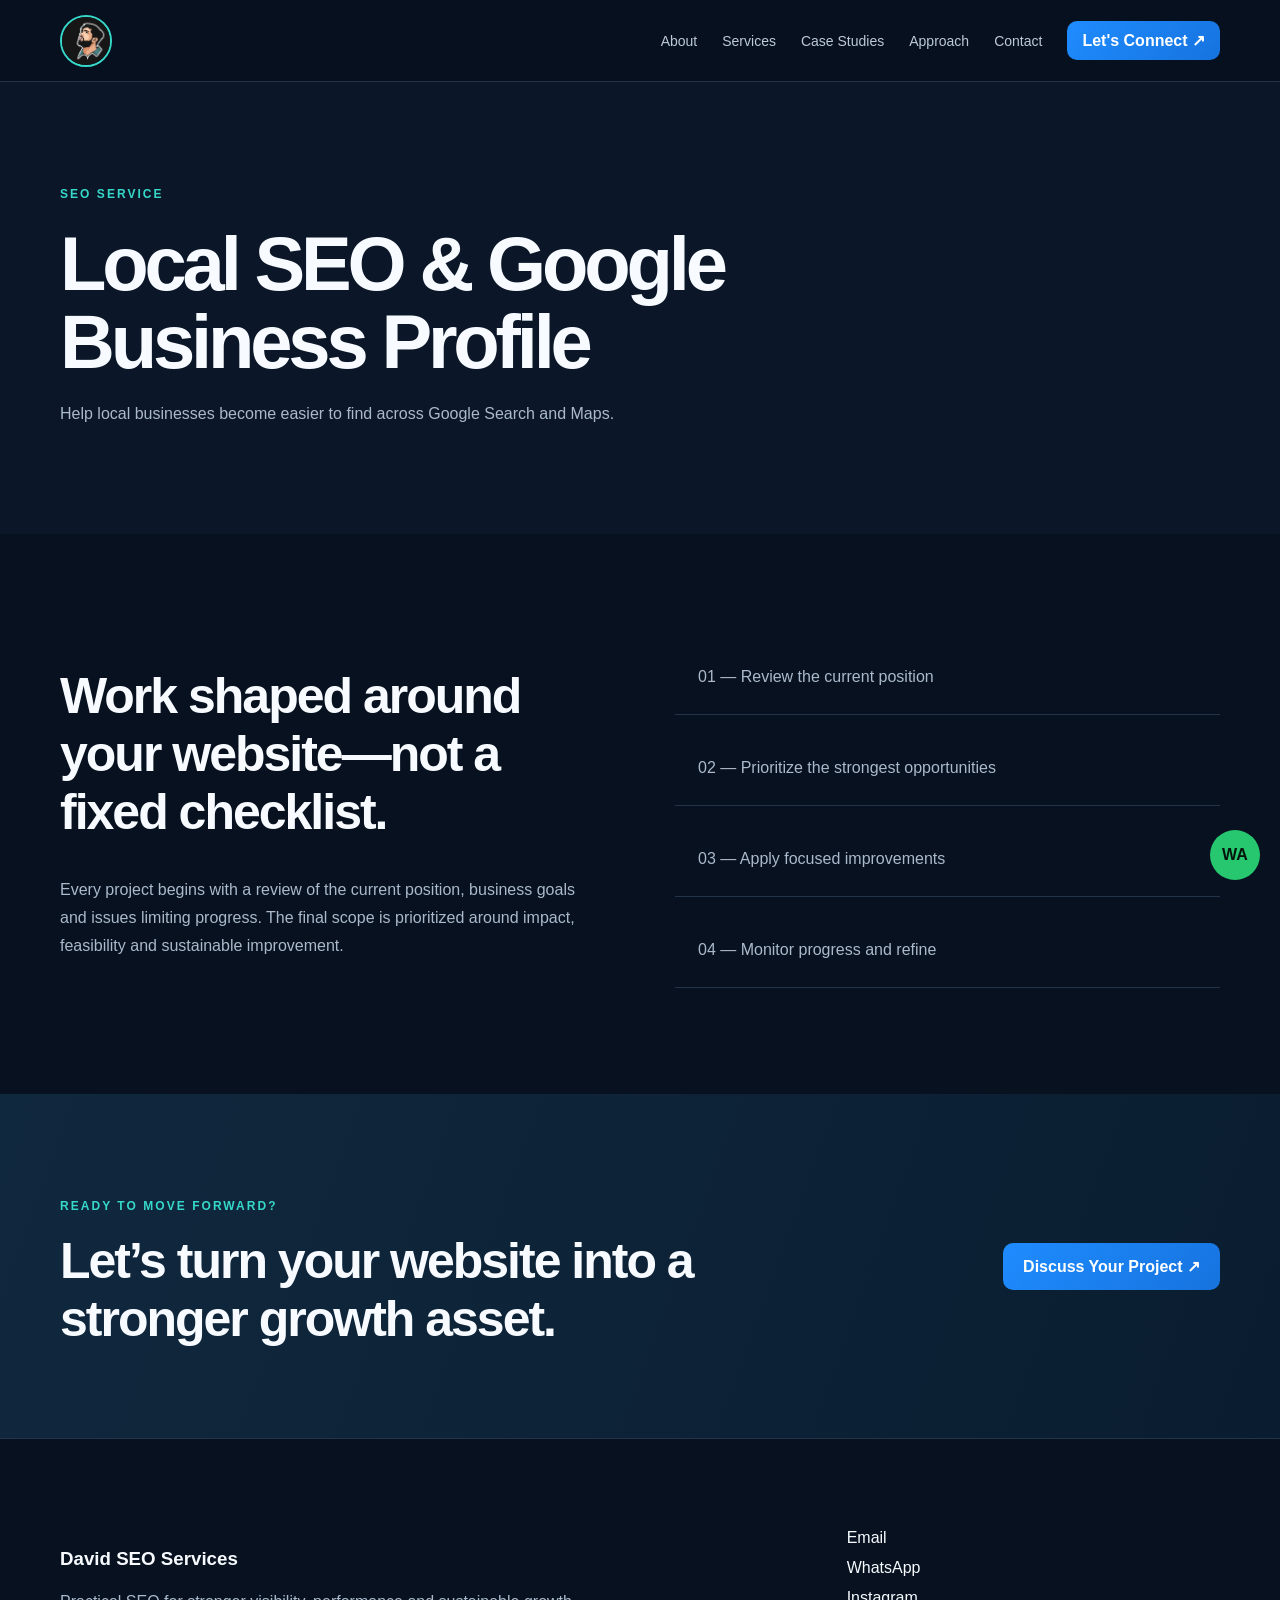
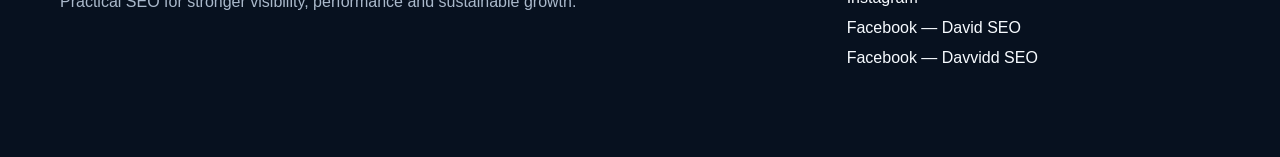
<file: local-seo.html>
<!doctype html><html lang="en"><head><meta charset="utf-8"><meta name="viewport" content="width=device-width,initial-scale=1"><title>Local SEO & Google Business Profile | David SEO Services</title><meta name="description" content="Help local businesses become easier to find across Google Search and Maps."><link rel="stylesheet" href="style.css"><link rel="stylesheet" href="extra.css"></head><body><header><a class="brand logo" href="index.html"><img src="david-profile.png" alt="David SEO logo"></a><nav><a href="about.html">About</a><a href="services.html">Services</a><a href="case-studies.html">Case Studies</a><a href="approach.html">Approach</a><a href="contact.html">Contact</a></nav><a class="btn small" href="mailto:davidseoservice1211@gmail.com?subject=SEO%20Project%20Inquiry">Let's Talk ↗</a></header><section class="pagehero"><div class="wrap"><p class="eyebrow">SEO SERVICE</p><h1>Local SEO & Google Business Profile</h1><p class="lead">Help local businesses become easier to find across Google Search and Maps.</p></div></section><main><section class="section twocol"><div><h2>Work shaped around your website—not a fixed checklist.</h2><p>Every project begins with a review of the current position, business goals and issues limiting progress. The final scope is prioritized around impact, feasibility and sustainable improvement.</p></div><div class="steps"><p>01 — Review the current position</p><p>02 — Prioritize the strongest opportunities</p><p>03 — Apply focused improvements</p><p>04 — Monitor progress and refine</p></div></section><section class="cta"><div><p class="eyebrow">READY TO MOVE FORWARD?</p><h2>Let’s turn your website into a stronger growth asset.</h2></div><a class="btn" href="https://wa.me/923171093847">Discuss Your Project ↗</a></section></main><footer><div><h3>David SEO Services</h3><p>Practical SEO for stronger visibility, performance and sustainable growth.</p></div><div><a href="mailto:davidseoservice1211@gmail.com">Email</a><a href="https://wa.me/923171093847">WhatsApp</a><a href="https://www.instagram.com/davvid.seo/">Instagram</a><a href="https://www.facebook.com/Davvid.Seo">Facebook — David SEO</a><a href="https://www.facebook.com/Davvidd.seo">Facebook — Davvidd SEO</a></div></footer><a class="wa" href="https://wa.me/923171093847">WA</a><script src="script.js"></script></body></html>
</file>
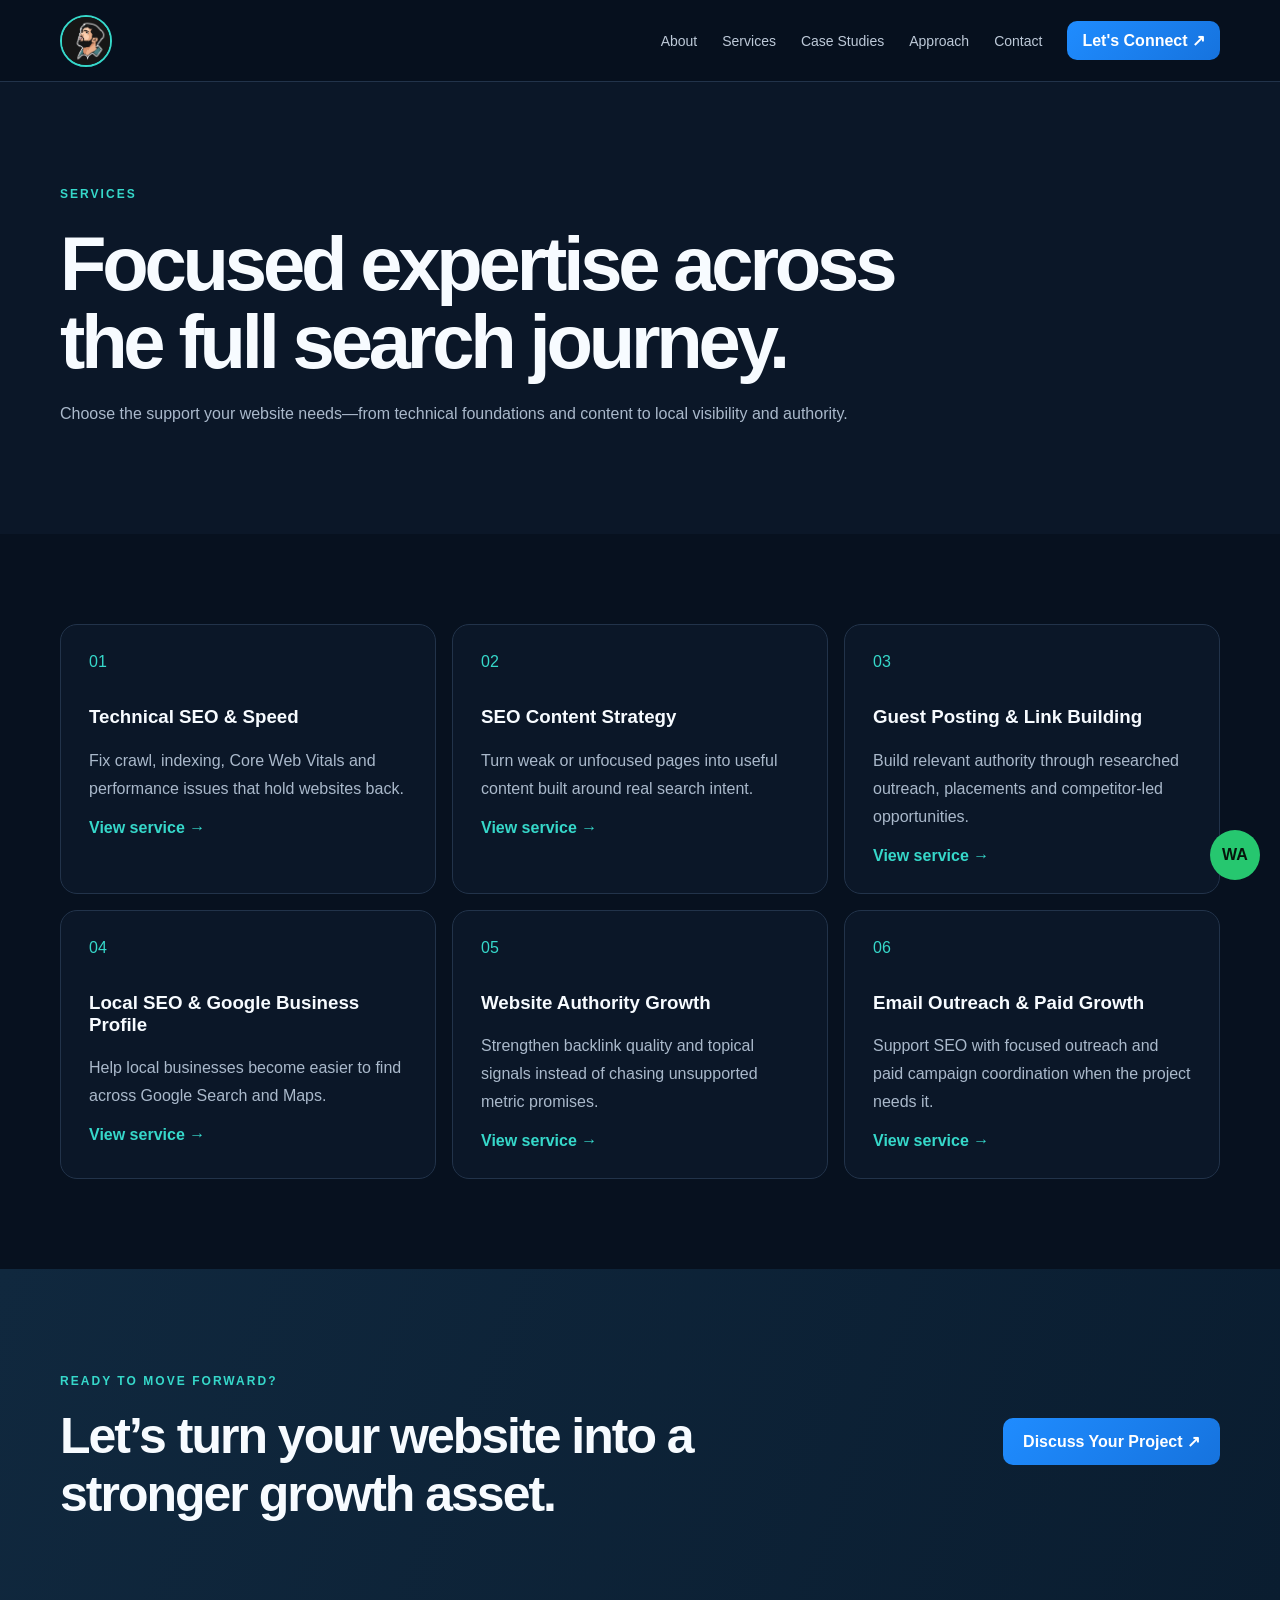
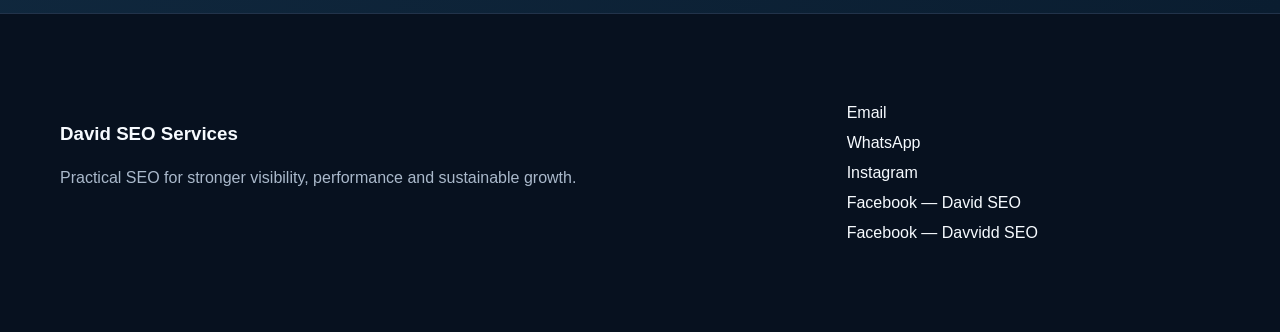
<file: services.html>
<!doctype html><html lang="en"><head><meta charset="utf-8"><meta name="viewport" content="width=device-width,initial-scale=1"><title>SEO Services | David SEO Services</title><meta name="description" content="Explore technical SEO, content, link building, local SEO and digital growth services."><link rel="stylesheet" href="style.css"><link rel="stylesheet" href="extra.css"></head><body><header><a class="brand logo" href="index.html"><img src="david-profile.png" alt="David SEO logo"></a><nav><a href="about.html">About</a><a href="services.html">Services</a><a href="case-studies.html">Case Studies</a><a href="approach.html">Approach</a><a href="contact.html">Contact</a></nav><a class="btn small" href="mailto:davidseoservice1211@gmail.com?subject=SEO%20Project%20Inquiry">Let's Talk ↗</a></header><section class="pagehero"><div class="wrap"><p class="eyebrow">SERVICES</p><h1>Focused expertise across the full search journey.</h1><p class="lead">Choose the support your website needs—from technical foundations and content to local visibility and authority.</p></div></section><main><section class="section"><div class="grid"><a class="card" href="technical-seo.html"><span>01</span><h3>Technical SEO & Speed</h3><p>Fix crawl, indexing, Core Web Vitals and performance issues that hold websites back.</p><strong>View service →</strong></a><a class="card" href="content-strategy.html"><span>02</span><h3>SEO Content Strategy</h3><p>Turn weak or unfocused pages into useful content built around real search intent.</p><strong>View service →</strong></a><a class="card" href="link-building.html"><span>03</span><h3>Guest Posting & Link Building</h3><p>Build relevant authority through researched outreach, placements and competitor-led opportunities.</p><strong>View service →</strong></a><a class="card" href="local-seo.html"><span>04</span><h3>Local SEO & Google Business Profile</h3><p>Help local businesses become easier to find across Google Search and Maps.</p><strong>View service →</strong></a><a class="card" href="authority-growth.html"><span>05</span><h3>Website Authority Growth</h3><p>Strengthen backlink quality and topical signals instead of chasing unsupported metric promises.</p><strong>View service →</strong></a><a class="card" href="digital-growth.html"><span>06</span><h3>Email Outreach & Paid Growth</h3><p>Support SEO with focused outreach and paid campaign coordination when the project needs it.</p><strong>View service →</strong></a></div></section><section class="cta"><div><p class="eyebrow">READY TO MOVE FORWARD?</p><h2>Let’s turn your website into a stronger growth asset.</h2></div><a class="btn" href="https://wa.me/923171093847">Discuss Your Project ↗</a></section></main><footer><div><h3>David SEO Services</h3><p>Practical SEO for stronger visibility, performance and sustainable growth.</p></div><div><a href="mailto:davidseoservice1211@gmail.com">Email</a><a href="https://wa.me/923171093847">WhatsApp</a><a href="https://www.instagram.com/davvid.seo/">Instagram</a><a href="https://www.facebook.com/Davvid.Seo">Facebook — David SEO</a><a href="https://www.facebook.com/Davvidd.seo">Facebook — Davvidd SEO</a></div></footer><a class="wa" href="https://wa.me/923171093847">WA</a><script src="script.js"></script></body></html>
</file>
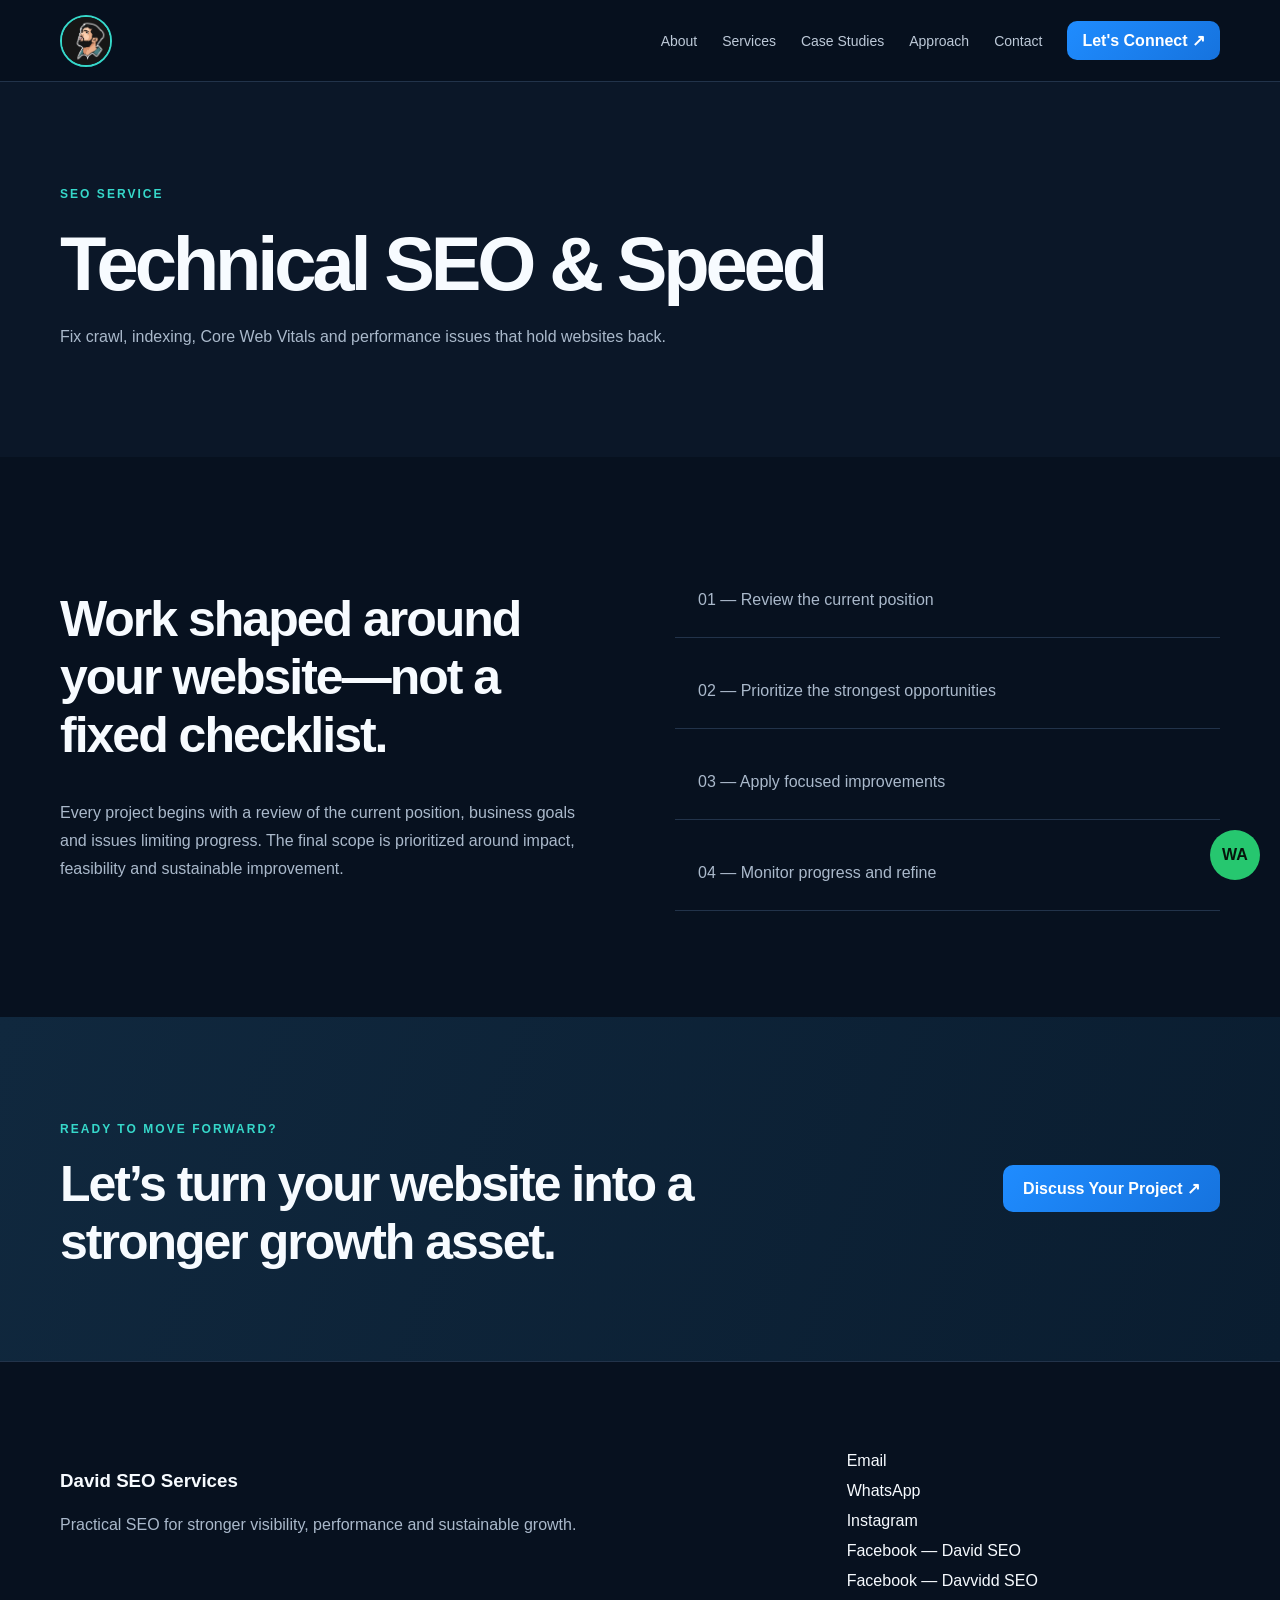
<file: technical-seo.html>
<!doctype html><html lang="en"><head><meta charset="utf-8"><meta name="viewport" content="width=device-width,initial-scale=1"><title>Technical SEO & Speed | David SEO Services</title><meta name="description" content="Fix crawl, indexing, Core Web Vitals and performance issues that hold websites back."><link rel="stylesheet" href="style.css"><link rel="stylesheet" href="extra.css"></head><body><header><a class="brand logo" href="index.html"><img src="david-profile.png" alt="David SEO logo"></a><nav><a href="about.html">About</a><a href="services.html">Services</a><a href="case-studies.html">Case Studies</a><a href="approach.html">Approach</a><a href="contact.html">Contact</a></nav><a class="btn small" href="mailto:davidseoservice1211@gmail.com?subject=SEO%20Project%20Inquiry">Let's Talk ↗</a></header><section class="pagehero"><div class="wrap"><p class="eyebrow">SEO SERVICE</p><h1>Technical SEO & Speed</h1><p class="lead">Fix crawl, indexing, Core Web Vitals and performance issues that hold websites back.</p></div></section><main><section class="section twocol"><div><h2>Work shaped around your website—not a fixed checklist.</h2><p>Every project begins with a review of the current position, business goals and issues limiting progress. The final scope is prioritized around impact, feasibility and sustainable improvement.</p></div><div class="steps"><p>01 — Review the current position</p><p>02 — Prioritize the strongest opportunities</p><p>03 — Apply focused improvements</p><p>04 — Monitor progress and refine</p></div></section><section class="cta"><div><p class="eyebrow">READY TO MOVE FORWARD?</p><h2>Let’s turn your website into a stronger growth asset.</h2></div><a class="btn" href="https://wa.me/923171093847">Discuss Your Project ↗</a></section></main><footer><div><h3>David SEO Services</h3><p>Practical SEO for stronger visibility, performance and sustainable growth.</p></div><div><a href="mailto:davidseoservice1211@gmail.com">Email</a><a href="https://wa.me/923171093847">WhatsApp</a><a href="https://www.instagram.com/davvid.seo/">Instagram</a><a href="https://www.facebook.com/Davvid.Seo">Facebook — David SEO</a><a href="https://www.facebook.com/Davvidd.seo">Facebook — Davvidd SEO</a></div></footer><a class="wa" href="https://wa.me/923171093847">WA</a><script src="script.js"></script></body></html>
</file>
<file: style.css>
*{box-sizing:border-box}body{margin:0;background:#07111f;color:#f7fbff;font-family:Arial,sans-serif}a{color:inherit;text-decoration:none}header{height:82px;display:flex;align-items:center;gap:25px;padding:0 max(30px,calc((100% - 1160px)/2));border-bottom:1px solid #22334a;position:sticky;top:0;background:#07111ff2;z-index:5}.brand{font-size:19px;font-weight:800;margin-right:auto}.brand b{display:inline-grid;place-items:center;width:34px;height:34px;border-radius:9px;background:linear-gradient(135deg,#1f8cff,#36d8ca);color:#07111f}.brand em{color:#36d8ca;font-style:normal}nav{display:flex;gap:25px;color:#bdc9d8;font-size:14px}.btn{display:inline-block;border:0;border-radius:10px;padding:14px 20px;background:linear-gradient(135deg,#1f8cff,#1673de);color:white;font-weight:750}.small{padding:10px 15px}.homehero{min-height:650px;max-width:1160px;margin:auto;display:grid;grid-template-columns:1.15fr .85fr;gap:60px;align-items:center;padding:70px 20px}.eyebrow{font-size:12px;letter-spacing:.17em;color:#36d8ca;font-weight:800}.homehero h1,.pagehero h1{font-size:clamp(46px,6vw,76px);line-height:1.02;letter-spacing:-.055em;margin:20px 0}.homehero h1 i{font-style:normal;color:#36d8ca}.lead,p{color:#aab9cb;line-height:1.75}.link{margin-left:22px;font-weight:bold}.photo{background:linear-gradient(145deg,#1f8cff,#36d8ca);padding:9px;border-radius:50%;max-width:390px;margin:auto}.photo img{display:block;width:100%;border-radius:50%;background:#171717}.stats{display:flex;gap:40px;border-top:1px solid #22334a;margin-top:50px;padding-top:25px}.stats b{font-size:27px}.stats small{display:block;color:#8294aa;font-size:11px;margin-top:7px}.strip{text-align:center;padding:20px;border-block:1px solid #22334a;color:#94a7bc;word-spacing:12px}.section,.pagehero,.cta,footer{padding:90px max(30px,calc((100% - 1160px)/2))}.section h2,.cta h2{font-size:clamp(32px,4vw,50px);letter-spacing:-.04em;margin:15px 0 35px}.dark,.pagehero{background:#0b1728}.grid{display:grid;grid-template-columns:repeat(3,1fr);gap:16px}.card,.cases article,aside{padding:28px;border:1px solid #22334a;border-radius:17px;background:#0b1728}.card span,.card strong{color:#36d8ca}.card h3{margin-top:35px}.cases{display:grid;grid-template-columns:1fr 1fr;gap:18px}.cases article{min-height:320px}.score{display:block;font-size:72px;color:#36d8ca;margin:35px 0 10px}.cta{display:flex;align-items:center;justify-content:space-between;background:linear-gradient(110deg,#10283e,#0a1d30)}.cta h2{max-width:700px;margin-bottom:0}.pagehero .wrap{max-width:1160px;margin:auto}.pagehero h1{max-width:900px}.twocol,.contact,.study{display:grid;grid-template-columns:1fr 1fr;gap:70px;align-items:center}.study{grid-template-columns:1.4fr .6fr}.tags{display:flex;flex-wrap:wrap;gap:8px}.tags span{border:1px solid #29415e;padding:9px 12px;border-radius:20px;font-size:12px}.steps p,.timeline article{padding:23px;border-bottom:1px solid #22334a}.timeline article{display:grid;grid-template-columns:70px 1fr}.timeline b{color:#36d8ca}.contact>div>a{display:block;padding:18px 0;border-top:1px solid #22334a}.contact form{display:grid;gap:14px;background:#0b1728;padding:28px;border:1px solid #22334a;border-radius:17px}input,select,textarea{padding:14px;background:#07111f;border:1px solid #29415e;border-radius:8px;color:white}footer{display:grid;grid-template-columns:2fr 1fr;gap:40px;border-top:1px solid #22334a}footer div:last-child{display:flex;flex-direction:column;gap:12px}.wa{position:fixed;right:20px;bottom:20px;width:50px;height:50px;display:grid;place-items:center;background:#26c76f;color:#06150c;border-radius:50%;font-weight:bold}@media(max-width:800px){nav{display:none}.homehero,.twocol,.contact,.study{grid-template-columns:1fr}.copy{order:2}.grid{grid-template-columns:1fr 1fr}.cases{grid-template-columns:1fr}.cta{align-items:flex-start;gap:30px;flex-direction:column}}@media(max-width:560px){header{height:70px;padding:0 16px}header>.btn{display:none}.homehero{grid-template-columns:1fr;padding-top:40px}.grid{grid-template-columns:1fr}.section,.pagehero,.cta,footer{padding:65px 20px}.stats{gap:20px}.homehero h1,.pagehero h1{font-size:43px}.twocol{gap:35px}footer{grid-template-columns:1fr}}
</file>
<file: extra.css>
.strip{word-spacing:normal;letter-spacing:.035em}.logo{margin-right:auto}.logo img{display:block;width:52px;height:52px;object-fit:cover;border-radius:50%;border:2px solid #36d8ca;background:#171717}
</file>
